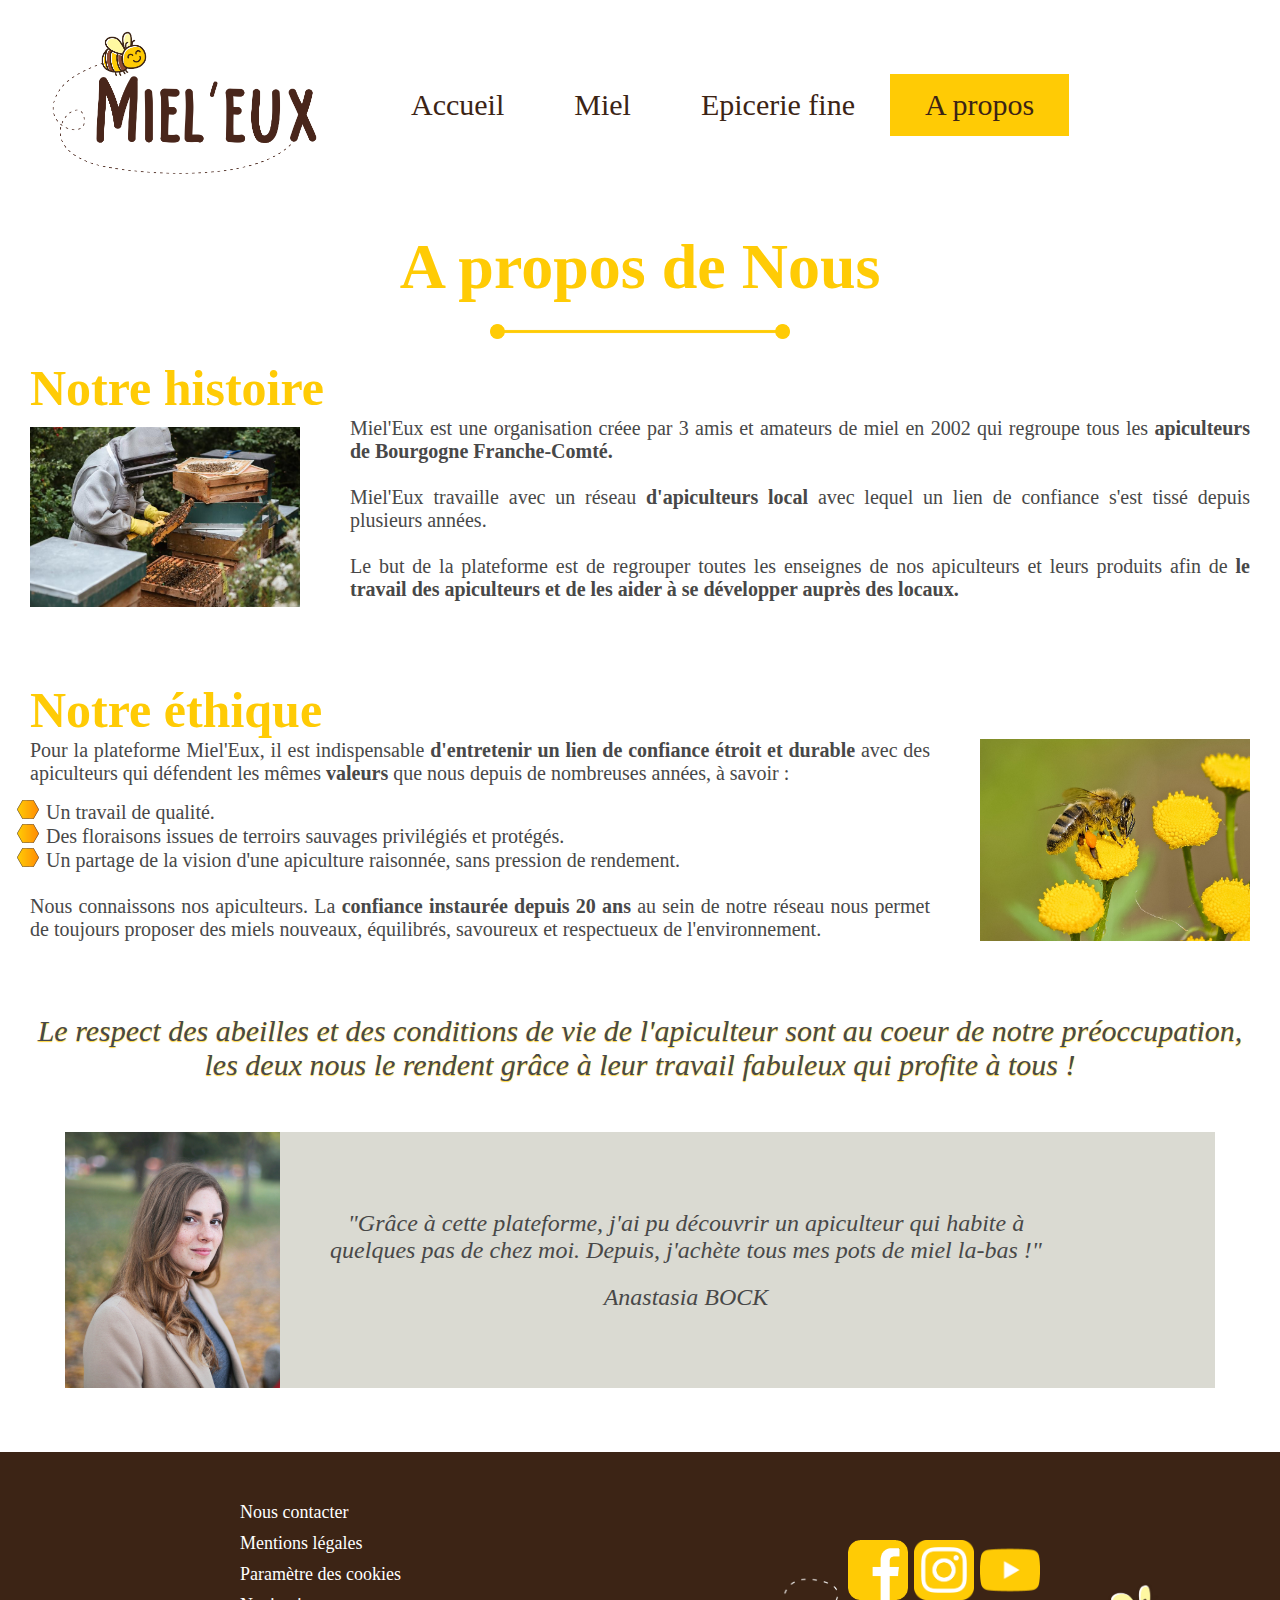
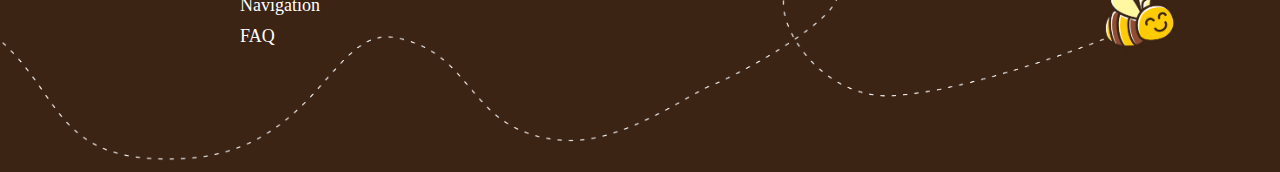
<file: pages/a propos/a-propos.html>
<!DOCTYPE html>
<html lang="fr">
<head>
    <meta charset="UTF-8">
    <meta http-equiv="X-UA-Compatible" content="IE=edge">
    <meta name="viewport" content="width=device-width, initial-scale=1.0">
    <title>Miel'Eux - A propos</title>
    <link rel="stylesheet" href="a-propos.css">
</head>
<body>
    <header>
        <div class="topnav" id="myTopnav">
            
            <a href="../../index.html"><img class="logo" src="../../images/logo-mieleux.png" alt="logo Miel'Eux"></a>
            <a href="javascript:void(0);" class="icon" onclick="burgerMenu()">&#9776;</a>
            <nav>
                <a href="../../index.html" class="actived blanc">Accueil</a>
                <div class="dropdown">
                    <button class="dropbtn">Miel
                        <i class="fa fa-caret-down"></i>
                    </button>
                    <div class="dropdown-content">
                        <a href="../../pages/miel de bourgogne/miel-bourgogne.html">Miel de Bourgogne</a>
                        <a href="../../pages/miel de franche-comte/miel-fc.html">Miel de Franche-Comté</a>
                    </div>
                </div>
                <a href="../../pages/epicerie fine/epicerie-fine.html" class="blanc">Epicerie fine</a>
                <a href="a-propos.html" class="active">A propos</a>

            </nav>
            <div class="div-size"></div>
        </div>
        
    </header>
    <main>
        <h1>A propos de Nous</h1>
        <div class="main__separation">
            <img src="../../images/separation.png"/>
        </div>
        <div class="main__story">
            <h2>Notre histoire</h2>
                <img src="../../images/apropos_histoire.png" alt="story">

                <p>Miel'Eux est une organisation créee par 3 amis et amateurs de miel en 2002 qui regroupe tous les <strong>apiculteurs de Bourgogne Franche-Comté.</strong></p><br>
            
                <p>Miel'Eux travaille avec un réseau <strong>d'apiculteurs local</strong> avec lequel un lien de confiance s'est tissé depuis plusieurs années.</p><br>

                <p>Le but de la plateforme est de regrouper toutes les enseignes de nos apiculteurs et leurs produits afin de <strong>le travail des apiculteurs et de les aider à se développer auprès des locaux.</strong></p></h3>
        </div>

        <div class="main__ethics">
            <h2>Notre éthique</h2>
                <img src="../../images/apropos_ethique.png" alt="ethics">

                <p>Pour la plateforme Miel'Eux, il est indispensable <strong>d'entretenir un lien de confiance étroit et durable</strong> avec des apiculteurs qui défendent les mêmes <strong>valeurs</strong> que nous depuis de nombreuses années, à savoir : 
        
                <div class="main__ethics--bulletedlist">  
                    <li>Un travail de qualité.</li>
                    <li>Des floraisons issues de terroirs sauvages privilégiés et protégés.</li>
                    <li>Un partage de la vision d'une apiculture raisonnée, sans pression de rendement.</li><br>
                </div>                   
                <p>Nous connaissons nos apiculteurs. La <strong>confiance instaurée depuis 20 ans</strong>  au sein de notre réseau nous permet de toujours proposer des miels nouveaux, équilibrés, savoureux et respectueux de l'environnement.</p><br>
        
                <div class="main__ethics--respect">
                    <p>Le respect des abeilles et des conditions de vie de l'apiculteur sont au coeur de notre préoccupation, les deux nous le rendent grâce à leur travail fabuleux qui profite à tous !</p>
                </div>
            
        </div>
        
        <div class="main__witness">
                <img src="../../images/apropos_temoignage.png" alt="witness">
                
                <figure>
                    <blockquote><p>"Grâce à cette plateforme, j'ai pu découvrir un apiculteur qui habite à<br>quelques pas de chez moi. Depuis, j'achète tous mes pots de miel la-bas !"</p></blockquote>                  
                    <figcaption>Anastasia BOCK</figcaption> 
                </figure>
        </div>
    </main>


    <footer>
        
        <div id="container">
            <div id="infos">
                <a href="../../pages/contact/contact.html">Nous contacter</a>
                <a href="../mentions-legales/mentions-legales.html">Mentions légales</a>
                <a href="#">Paramètre des cookies</a>
                <a href="#">Navigation</a>
                <a href="#">FAQ</a>
            </div>
            <div id="reseaux">
                <figure>
                    <a href="#"><img src="../../images/logo-facebook.png" alt="logo facebook"></a>
                    <a href="#"><img src="../../images/logo-insta.png" alt="logo instagram"></a>
                    <a href="#"><img src="../../images/logo-youtube.png" alt="logo youtube"></a>
                </figure>
            </div>
        </div>
        <div id="footer-bee">
            <img src="../../images/footer-bee2.png">
        </div>
    </footer>
    <script>
        function burgerMenu() {
        var x = document.getElementById("myTopnav");
        if (x.className === "topnav") {
            x.className += " responsive";
        } else {
            x.className = "topnav";
        }
        }
    </script>
</body>
</html>
</file>
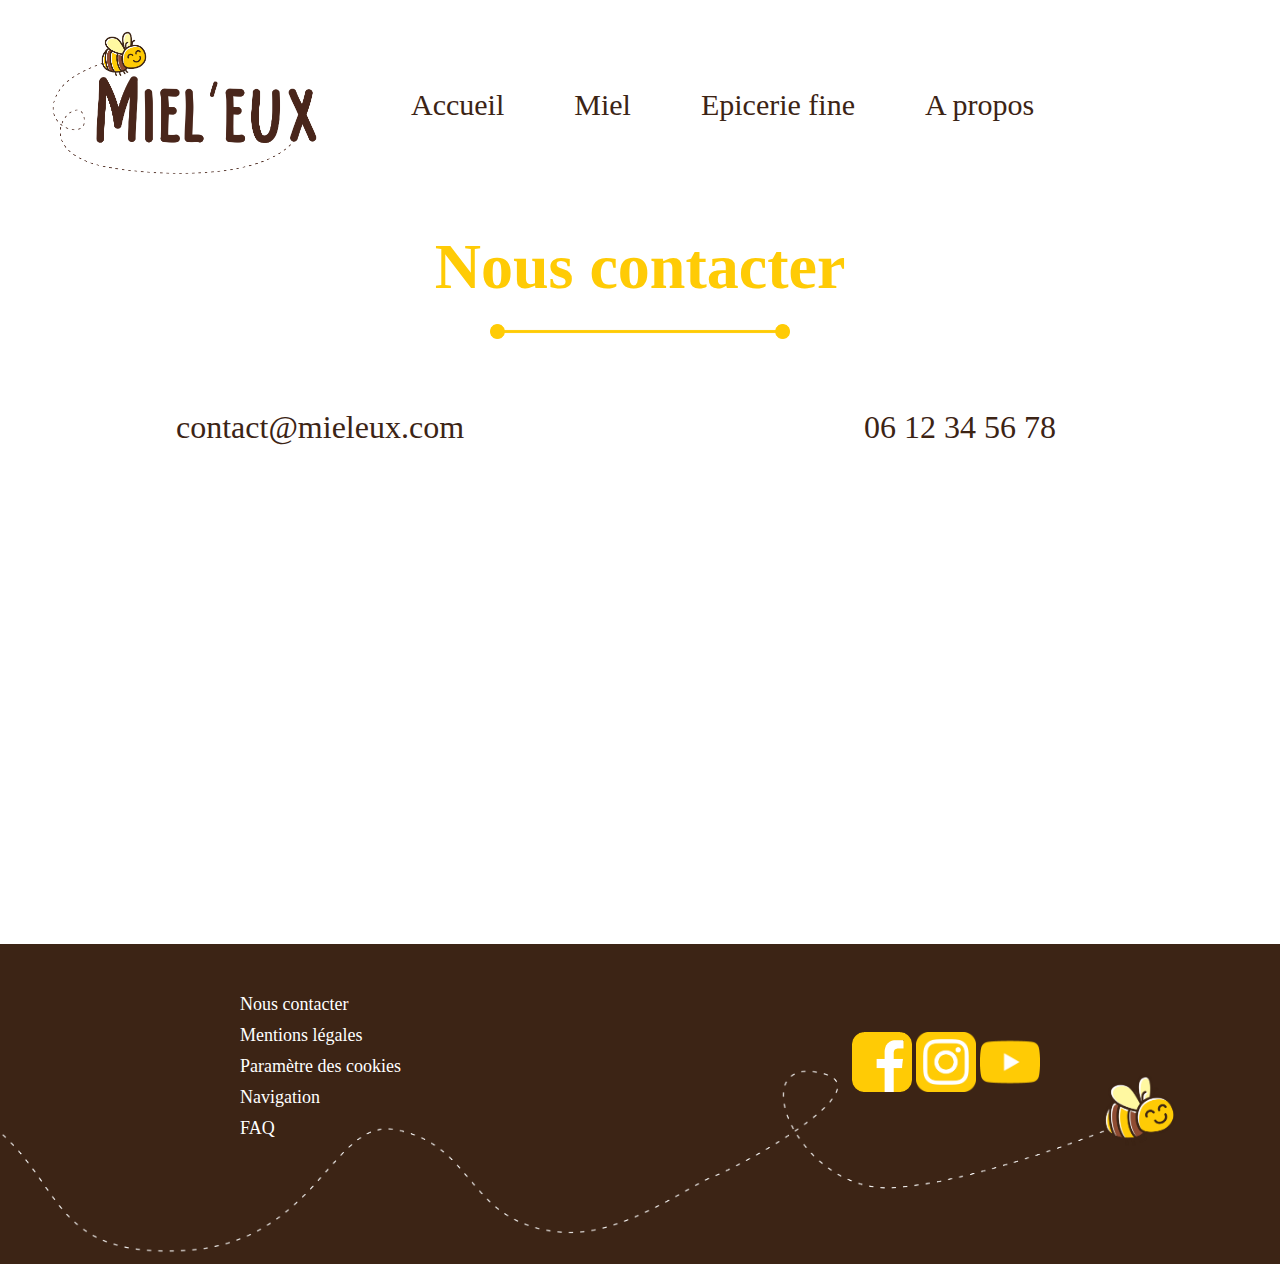
<file: pages/contact/contact.html>
<!DOCTYPE html>
<html lang="fr">
<head>
    <meta charset="UTF-8">
    <meta http-equiv="X-UA-Compatible" content="IE=edge">
    <meta name="viewport" content="width=device-width, initial-scale=1.0">
    <title>Miel'Eux - Contact</title>
    <link rel="stylesheet" href="contact.css">
</head>
<body>
    <header>
        <div class="topnav" id="myTopnav">
            
            <a href="../../index.html"><img class="logo" src="../../images/logo-mieleux.png" alt="logo Miel'Eux"></a>
            <a href="javascript:void(0);" class="icon" onclick="burgerMenu()">&#9776;</a>
            <nav>
                <a href="../../index.html" class="actived blanc">Accueil</a>
                <div class="dropdown">
                    <button class="dropbtn">Miel
                        <i class="fa fa-caret-down"></i>
                    </button>
                    <div class="dropdown-content">
                        <a href="../../pages/miel de bourgogne/miel-bourgogne.html">Miel de Bourgogne</a>
                        <a href="../../pages/miel de franche-comte/miel-fc.html">Miel de Franche-Comté</a>
                    </div>
                </div>
                <a href="../../pages/epicerie fine/epicerie-fine.html" class="blanc">Epicerie fine</a>
                <a href="../../pages/a propos/a-propos.html" class="active">A propos</a>

            </nav>
            <div class="div-size"></div>
        </div>
        
    </header>
    <main>
        <h1>Nous contacter</h1>
        <div class="main__separation">
            <img src="../../images/separation.png"/>
        </div>
        <div id="main__container">
            <div class="main__container--contact">
                <p><a href="mailto:contact@mieleux.com">contact@mieleux.com</a></p>
            </div>
            <div class="main__container--contact">
                <p>06 12 34 56 78</p>
            </div>
        </div>
        <div id="main__iframe">
            <iframe src="https://www.google.com/maps/embed?pb=!1m18!1m12!1m3!1d2704.5581515096987!2d5.03379151586454!3d47.3229698155207!2m3!1f0!2f0!3f0!3m2!1i1024!2i768!4f13.1!3m3!1m2!1s0x47f29deb9eac7683%3A0x3fee5e87b04ad1ed!2s15%20Rue%20de%20la%20Libert%C3%A9%2C%2021000%20Dijon!5e0!3m2!1sfr!2sfr!4v1649853624305!5m2!1sfr!2sfr" allowfullscreen="" loading="lazy" referrerpolicy="no-referrer-when-downgrade"></iframe>
        </div>
    </main>


    <footer>
        
        <div id="container">
            <div id="infos">
                <a href="contact.html">Nous contacter</a>
                <a href="../../pages/mentions-legales/mentions-legales.html">Mentions légales</a>
                <a href="#">Paramètre des cookies</a>
                <a href="#">Navigation</a>
                <a href="#">FAQ</a>
            </div>
            <div id="reseaux">
                <figure>
                    <a href="#"><img src="../../images/logo-facebook.png" alt="logo facebook"></a>
                    <a href="#"><img src="../../images/logo-insta.png" alt="logo instagram"></a>
                    <a href="#"><img src="../../images/logo-youtube.png" alt="logo youtube"></a>
                </figure>
            </div>
        </div>
        <div id="footer-bee">
            <img src="../../images/footer-bee2.png">
        </div>
    </footer>
    <script>
        function burgerMenu() {
        var x = document.getElementById("myTopnav");
        if (x.className === "topnav") {
            x.className += " responsive";
        } else {
            x.className = "topnav";
        }
        }
    </script>
</body>
</html>
</file>
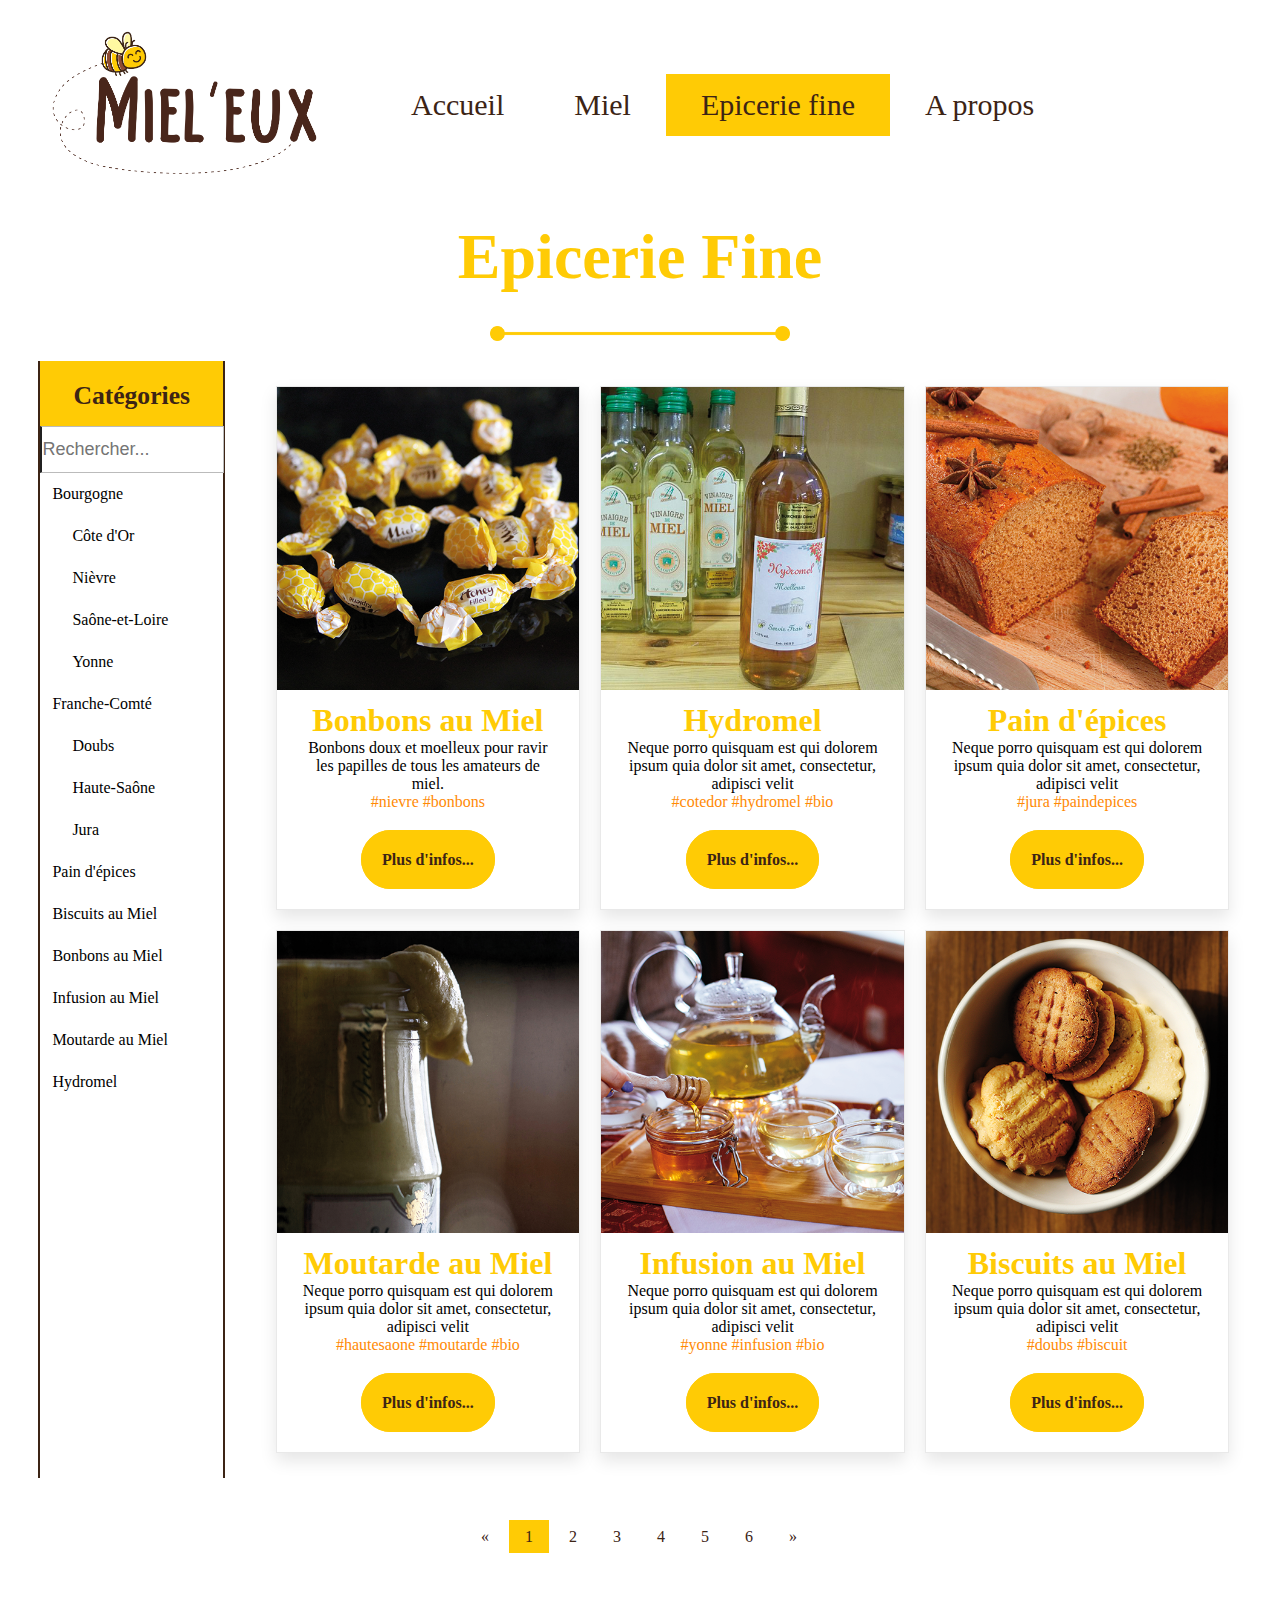
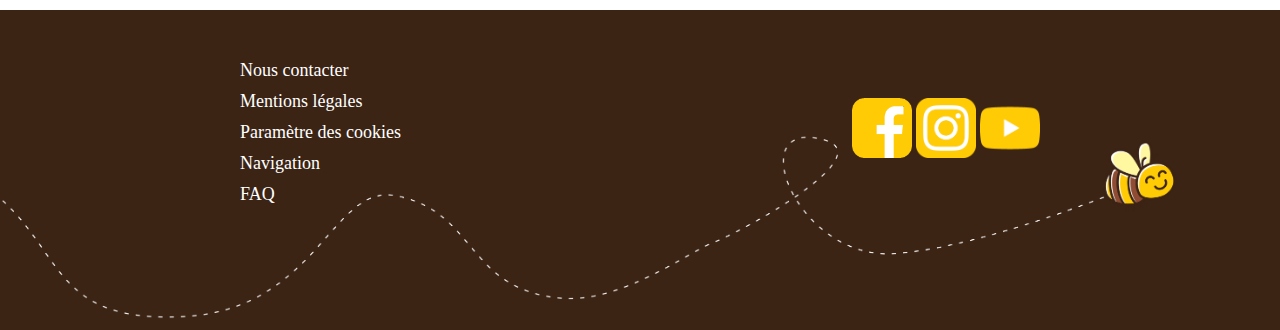
<file: pages/epicerie fine/epicerie-fine.html>
<!DOCTYPE html>
<html lang="fr">
<head>
    <meta charset="UTF-8">
    <meta http-equiv="X-UA-Compatible" content="IE=edge">
    <meta name="viewport" content="width=device-width, initial-scale=1.0">
    <title>Miel'Eux - Epicerie Fine</title>
    <link rel="stylesheet" href="epicerie-fine.css">
</head>
<body>
    <header>
        <div class="topnav" id="myTopnav">
            
            <a href="../../index.html"><img class="logo" src="../../images/logo-mieleux.png" alt="logo Miel'Eux"></a>
            <a href="javascript:void(0);" class="icon" onclick="burgerMenu()">&#9776;</a>
            <nav>
                <a href="../../index.html"class="actived blanc" class="topnav__nav--erased">Accueil</a>
                <div class="dropdown" >
                    <div class="blanc">
                        <button class="dropbtn">Miel
                            <i class="fa fa-caret-down"></i>
                        </button>
                    </div>
                    <div class="dropdown-content">
                        <a href="../../pages/miel de bourgogne/miel-bourgogne.html">Miel de Bourgogne</a>
                        <a href="../../pages/miel de franche-comte/miel-fc.html">Miel de Franche-Comté</a>
                    </div>
                </div>
                <a href="epicerie-fine.html" class="active">Epicerie fine</a>
                <a href="../../pages/a propos/a-propos.html" class="blanc">A propos</a>

            </nav>
            <div class="div-size"></div>
        </div>
        
    </header>
    <main>
        <h1>Epicerie Fine</h1>
        <div class="main__separation">
            <img src="../../images/separation.png"/>
        </div>
            <div class="main__row">
                <div class="main__row-left">
                <h2>Catégories</h2>
                <input type="text" id="main__row-left-searchbar" onkeyup="navigation()" placeholder="Rechercher..." title="Type in a category">
                <ul id="main__row-left-menu">
                    <li>
                        <a>Bourgogne</a>
                        <ul class="main__row-left-menu-subcategory">
                            <li><a href="#">Côte d'Or</a></li>
                            <li><a href="#">Nièvre</a></li>
                            <li><a href="#">Saône-et-Loire</a></li>
                            <li><a href="#">Yonne</a></li>
                        </ul>
                    </li>
                    <li>
                        <a>Franche-Comté</a>
                        <ul class="main__row-left-menu-subcategory">
                            <li><a href="#">Doubs</a></li>
                            <li><a href="#">Haute-Saône</a></li>
                            <li><a href="#">Jura</a></li>
                        </ul>
                    </li>
                    <li><a href="#">Pain d'épices</a></li>
                    <li><a href="#">Biscuits au Miel</a></li>
                    <li><a href="#">Bonbons au Miel</a></li>
                    <li><a href="#">Infusion au Miel</a></li>
                    <li><a href="#">Moutarde au Miel</a></li>
                    <li><a href="#">Hydromel</a></li>
                </ul>
                </div>
                
                <div class="main__row-right">
                    <div class="main__row-right--products">
                        <div class="products">
                            <img src="../../images/epicerie-fine_1.png" alt="bonbons au miel">
                            <p><strong>Bonbons au Miel</strong></p>
                            <p>Bonbons doux et moelleux pour ravir les papilles de tous les amateurs de miel.</p>
                            <p><a href="#">#nievre</a> <a href="#">#bonbons</a></p>
                            <p class="products__button-infos"><a href="#">Plus d'infos...</a></p>
                        </div>
                        <div class="products">
                            <img src="../../images/epicerie-fine_2.png" alt="hydromel">
                            <p><strong>Hydromel</strong></p>
                            <p>Neque porro quisquam est qui dolorem ipsum quia dolor sit amet, consectetur, adipisci velit</p>
                            <p><a href="#">#cotedor</a> <a href="#">#hydromel</a> <a href="#">#bio</a></p>
                            <p class="products__button-infos"><a href="#">Plus d'infos...</a></p>
                        </div>
                        <div class="products">
                            <img src="../../images/epicerie-fine_3.png" alt="pain d'épices">
                            <p><strong>Pain d'épices</strong></p>
                            <p>Neque porro quisquam est qui dolorem ipsum quia dolor sit amet, consectetur, adipisci velit</p>
                            <p><a href="#">#jura</a> <a href="#">#paindepices</a></p>
                            <p class="products__button-infos"><a href="#">Plus d'infos...</a></p>
                        </div>
                    </div>
                    <div class="main__row-right--products">
                        <div class="products">
                            <img src="../../images/epicerie-fine_4.png" alt="pot de miel">
                            <p><strong>Moutarde au Miel</strong></p>
                            <p>Neque porro quisquam est qui dolorem ipsum quia dolor sit amet, consectetur, adipisci velit</p>
                            <p><a href="#">#hautesaone</a> <a href="#">#moutarde</a> <a href="#">#bio</a></p>
                            <p class="products__button-infos"><a href="#">Plus d'infos...</a></p>
                        </div>
                        <div class="products">
                            <img src="../../images/epicerie-fine_5.png" alt="infusion au miel">
                            <p><strong>Infusion au Miel</strong></p>
                            <p>Neque porro quisquam est qui dolorem ipsum quia dolor sit amet, consectetur, adipisci velit</p>
                            <p><a href="#">#yonne</a> <a href="#">#infusion</a> <a href="#">#bio</a></p>
                            <p class="products__button-infos"><a href="#">Plus d'infos...</a></p>
                        </div>
                        <div class="products">
                            <img src="../../images/epicerie-fine_6.png" alt="biscuits au miel">
                            <p><strong>Biscuits au Miel</strong></p>
                            <p>Neque porro quisquam est qui dolorem ipsum quia dolor sit amet, consectetur, adipisci velit</p>
                            <p><a href="#" >#doubs</a> <a href="#">#biscuit</a></p>
                            <p class="products__button-infos"><a href="#">Plus d'infos...</a></p>
                        </div>
                    </div>
                </div>
            </div> 
            <div id="pagination">
                <a href="#">&laquo;</a>
                <a href="#" class="active">1</a>
                <a href="#">2</a>
                <a href="#">3</a>
                <a href="#">4</a>
                <a href="#">5</a>
                <a href="#">6</a>
                <a href="#">&raquo;</a>
            </div>
            <script>
            function navigation() {
                var input, filter, ul, li, a, i;
                input = document.getElementById("main__row-left-searchbar");
                filter = input.value.toUpperCase();
                ul = document.getElementById("main__row-left-menu");
                li = ul.getElementsByTagName("li");
                for (i = 0; i < li.length; i++) {
                a = li[i].getElementsByTagName("a")[0];
                if (a.innerHTML.toUpperCase().indexOf(filter) > -1) {
                    li[i].style.display = "";
                } else {
                    li[i].style.display = "none";
                }
                }
            }
            </script>
    </main> 
    <footer>
        
        <div id="container">
            <div id="infos">
                <a href="../../pages/contact/contact.html">Nous contacter</a>
                <a href="../mentions-legales/mentions-legales.html">Mentions légales</a>
                <a href="#">Paramètre des cookies</a>
                <a href="#">Navigation</a>
                <a href="#">FAQ</a>
            </div>
            <div id="reseaux">
                <figure>
                    <a href="#"><img src="../../images/logo-facebook.png" alt="logo facebook"></a>
                    <a href="#"><img src="../../images/logo-insta.png" alt="logo instagram"></a>
                    <a href="#"><img src="../../images/logo-youtube.png" alt="logo youtube"></a>
                </figure>
            </div>
        </div>
        <div id="footer-bee">
            <img src="../../images/footer-bee2.png">
        </div>
    </footer>
    <script>
        function burgerMenu() {
        var x = document.getElementById("myTopnav");
        if (x.className === "topnav") {
            x.className += " responsive";
        } else {
            x.className = "topnav";
        }
        }
    </script>
</body>
</html>
</file>
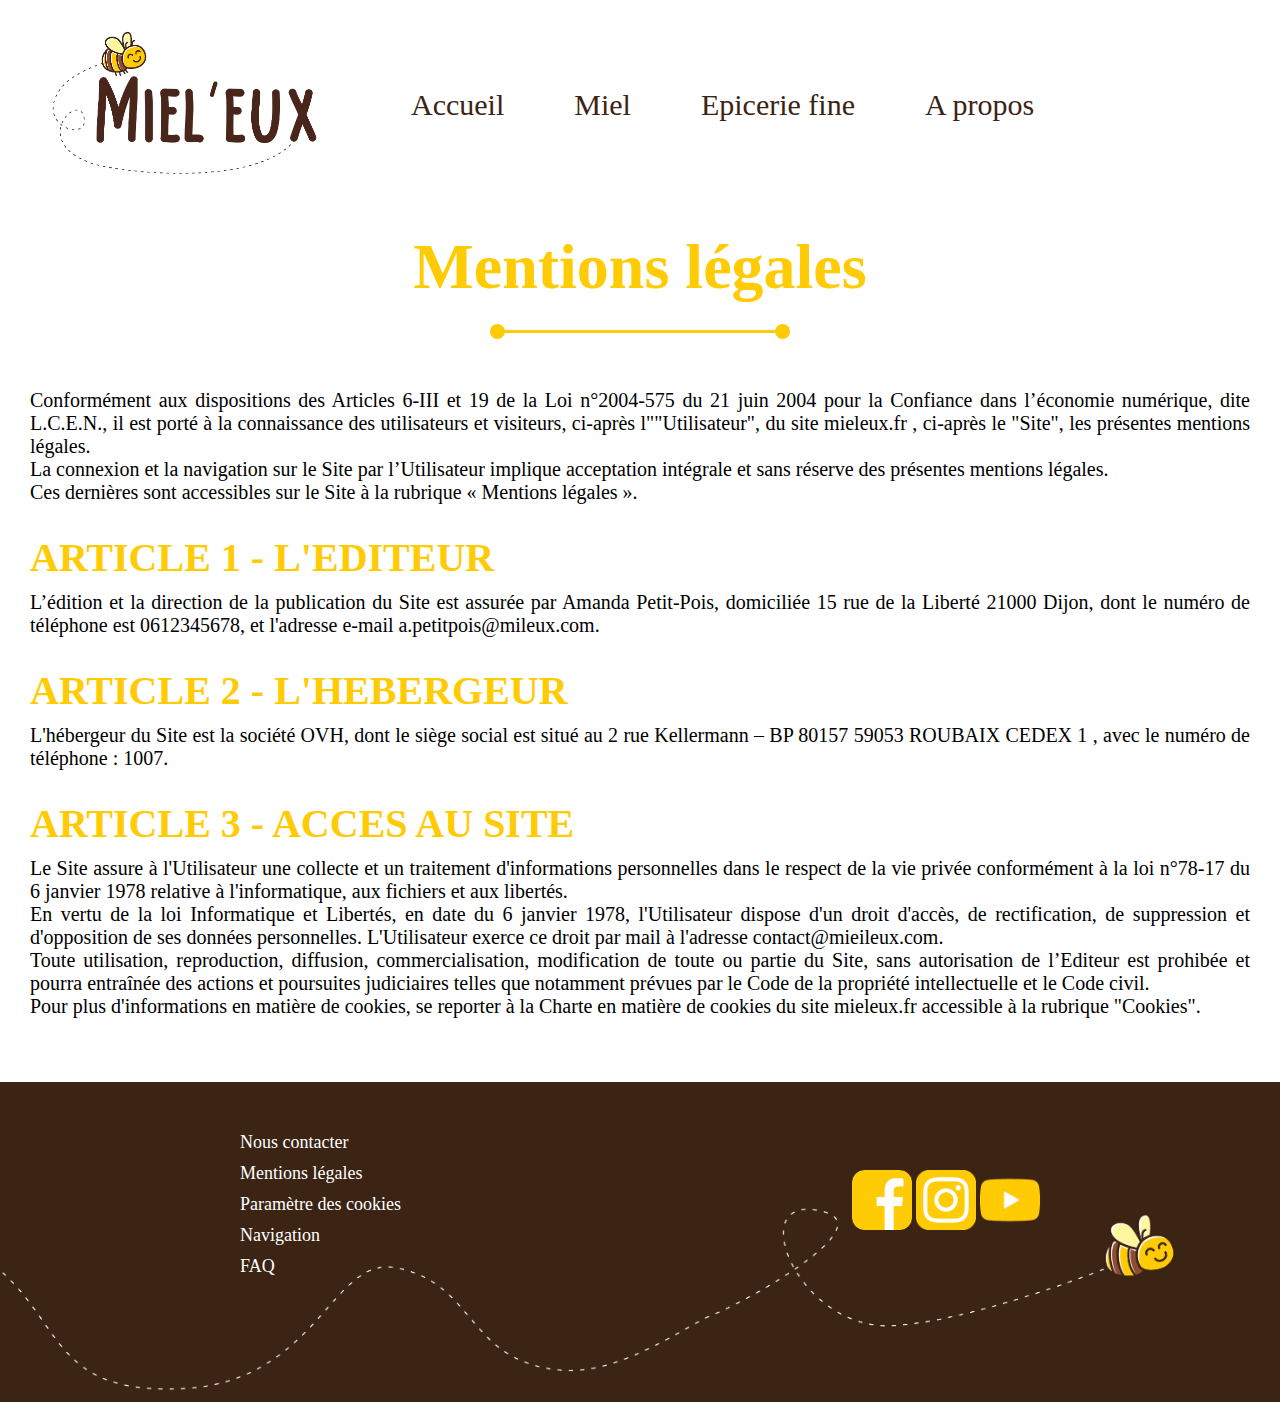
<file: pages/mentions-legales/mentions-legales.html>
<!DOCTYPE html>
<html lang="fr">
<head>
    <meta charset="UTF-8">
    <meta http-equiv="X-UA-Compatible" content="IE=edge">
    <meta name="viewport" content="width=device-width, initial-scale=1.0">
    <title>Miel'Eux - Mentions légales</title>
    <link rel="stylesheet" href="mentions-legales.css">
</head>
<body>
    <header>
        <div class="topnav" id="myTopnav">
            
            <a href="../../index.html"><img class="logo" src="../../images/logo-mieleux.png" alt="logo Miel'Eux"></a>
            <a href="javascript:void(0);" class="icon" onclick="burgerMenu()">&#9776;</a>
            <nav>
                <a href="../../index.html" class="active">Accueil</a>
                <div class="dropdown">
                    <button class="dropbtn">Miel
                        <i class="fa fa-caret-down"></i>
                    </button>
                    <div class="dropdown-content">
                        <a href="../../pages/miel de bourgogne/miel-bourgogne.html">Miel de Bourgogne</a>
                        <a href="../../pages/miel de franche-comte/miel-fc.html">Miel de Franche-Comté</a>
                    </div>
                </div>
                <a href="../../pages/epicerie fine/epicerie-fine.html" class="blanc">Epicerie fine</a>
                <a href="../../pages/a propos/a-propos.html" class="blanc">A propos</a>

            </nav>
            <div class="div-size"></div>
        </div>
        
    </header>
    <main>
        <h1>Mentions légales</h1>
        <div class="main__separation">
            <img src="../../images/separation.png"/>
        </div>
        <div class="main__container">
            <p>Conformément aux dispositions des Articles 6-III et 19 de la Loi n°2004-575 du 21 juin 2004 pour la
                Confiance dans l’économie numérique, dite L.C.E.N., il est porté à la connaissance des utilisateurs et
                visiteurs, ci-après l""Utilisateur", du site mieleux.fr , ci-après le "Site", les présentes mentions légales.
            </p>
            <p>La connexion et la navigation sur le Site par l’Utilisateur implique acceptation intégrale et sans réserve
                des présentes mentions légales.
            </p>
            <p>Ces dernières sont accessibles sur le Site à la rubrique « Mentions légales ».
            </p>
            <h2>ARTICLE 1 - L'EDITEUR</h2>
            <p>L’édition et la direction de la publication du Site est assurée par Amanda Petit-Pois, domiciliée 15 rue
                de la Liberté 21000 Dijon, dont le numéro de téléphone est 0612345678, et l'adresse e-mail a.petitpois@mileux.com.
            </p>
            <h2>ARTICLE 2 - L'HEBERGEUR</h2>
            <p>L'hébergeur du Site est la société OVH, dont le siège social est situé au 2 rue Kellermann – BP 80157
                59053 ROUBAIX CEDEX 1 , avec le numéro de téléphone : 1007.
            </p>
            <h2>ARTICLE 3 - ACCES AU SITE</h2>
            <p>Le Site assure à l'Utilisateur une collecte et un traitement d'informations personnelles dans le respect
                de la vie privée conformément à la loi n°78-17 du 6 janvier 1978 relative à l'informatique, aux fichiers
                et aux libertés. </p>
            <p>En vertu de la loi Informatique et Libertés, en date du 6 janvier 1978, l'Utilisateur dispose d'un droit
                d'accès, de rectification, de suppression et d'opposition de ses données personnelles. L'Utilisateur
                exerce ce droit par mail à l'adresse contact@mieileux.com.</p>
            <p>Toute utilisation, reproduction, diffusion, commercialisation, modification de toute ou partie du Site,
                sans autorisation de l’Editeur est prohibée et pourra entraînée des actions et poursuites judiciaires
                telles que notamment prévues par le Code de la propriété intellectuelle et le Code civil.</p>
            <p>Pour plus d'informations en matière de cookies, se reporter à la Charte en matière de cookies du site
                mieleux.fr accessible à la rubrique "Cookies".</p>
        </div>    
    </main>
    
    <footer>
        
        <div id="container">
            <div id="infos">
                <a href="#">Nous contacter</a>
                <a href="mentions-legales.html">Mentions légales</a>
                <a href="#">Paramètre des cookies</a>
                <a href="#">Navigation</a>
                <a href="#">FAQ</a>
            </div>
            <div id="reseaux">
                <figure>
                    <a href="#"><img src="../../images/logo-facebook.png" alt="logo facebook"></a>
                    <a href="#"><img src="../../images/logo-insta.png" alt="logo instagram"></a>
                    <a href="#"><img src="../../images/logo-youtube.png" alt="logo youtube"></a>
                </figure>
            </div>
        </div>
        <div id="footer-bee">
            <img src="../../images/footer-bee2.png">
        </div>
    </footer>
    <script>
        function burgerMenu() {
        var x = document.getElementById("myTopnav");
        if (x.className === "topnav") {
            x.className += " responsive";
        } else {
            x.className = "topnav";
        }
        }
    </script>
</body>
</html>
</file>
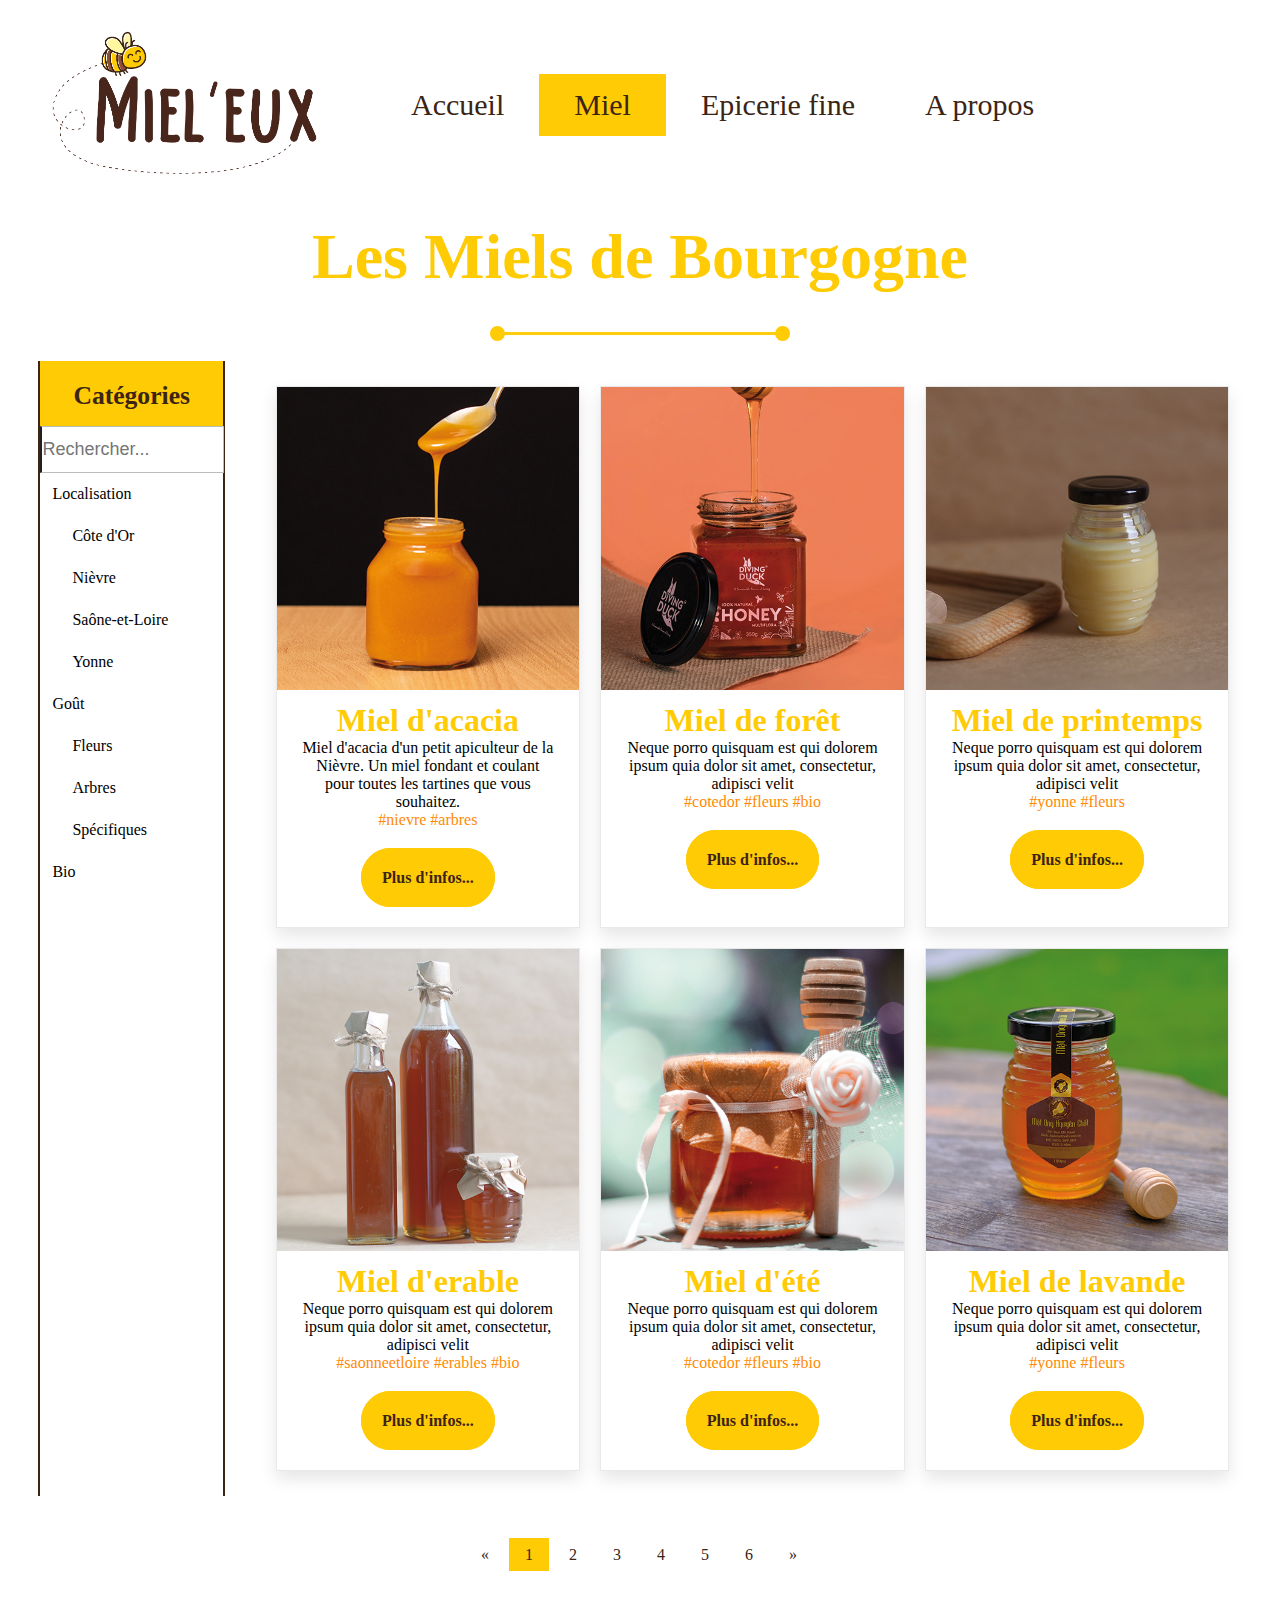
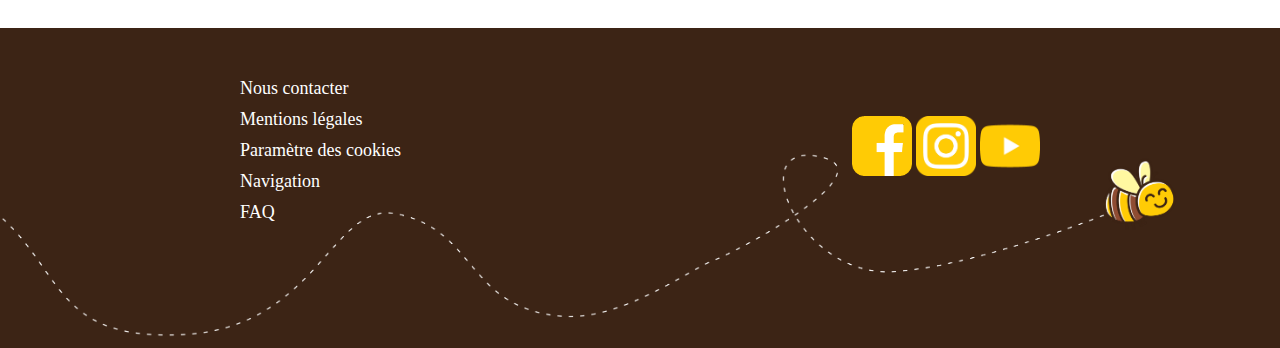
<file: pages/miel de bourgogne/miel-bourgogne.html>
<!DOCTYPE html>
<html lang="fr">
<head>
    <meta charset="UTF-8">
    <meta http-equiv="X-UA-Compatible" content="IE=edge">
    <meta name="viewport" content="width=device-width, initial-scale=1.0">
    <title>Miel'Eux - Miel de Bourgogne</title>
    <link rel="stylesheet" href="miel-bourgogne.css">
</head>
<body>
    <header>
        <div class="topnav" id="myTopnav">
            
            <a href="../../index.html"><img class="logo" src="../../images/logo-mieleux.png" alt="logo Miel'Eux"></a>
            <a href="javascript:void(0);" class="icon" onclick="burgerMenu()">&#9776;</a>
            <nav>
                <a href="../../index.html"class="actived blanc" class="topnav__nav--erased">Accueil</a>
                <div class="dropdown" >
                    <div class="active">
                        <button class="dropbtn">Miel
                            <i class="fa fa-caret-down"></i>
                        </button>
                    </div>
                    <div class="dropdown-content">
                        <a href="miel-bourgogne.html">Miel de Bourgogne</a>
                        <a href="../../pages/miel de franche-comte/miel-fc.html">Miel de Franche-Comté</a>
                    </div>
                </div>
                <a href="../../pages/epicerie fine/epicerie-fine.html" class="blanc">Epicerie fine</a>
                <a href="../../pages/a propos/a-propos.html" class="blanc">A propos</a>

            </nav>
            <div class="div-size"></div>
        </div>
        
    </header>
    <main>
        <h1>Les Miels de Bourgogne</h1>
        <div class="main__separation">
            <img src="../../images/separation.png"/>
        </div>
            <div class="main__row">
                <div class="main__row-left">
                <h2>Catégories</h2>
                <input type="text" id="main__row-left-searchbar" onkeyup="navigation()" placeholder="Rechercher..." title="Type in a category">
                <ul id="main__row-left-menu">
                    <li>
                        <a href="#">Localisation</a>
                        <ul class="main__row-left-menu-subcategory">
                            <li><a href="#">Côte d'Or</a></li>
                            <li><a href="#">Nièvre</a></li>
                            <li><a href="#">Saône-et-Loire</a></li>
                            <li><a href="#">Yonne</a></li>
                        </ul>
                    </li>
                    <li>
                        <a href="#">Goût</a>
                        <ul class="main__row-left-menu-subcategory">
                            <li><a href="#">Fleurs</a></li>
                            <li><a href="#">Arbres</a></li>
                            <li><a href="#">Spécifiques</a></li>
                        </ul>
                    </li>
                    <li><a href="#">Bio</a></li>
                </ul>
                </div>
                
                <div class="main__row-right">
                    <div class="main__row-right--products">
                        <div class="products">
                            <img src="../../images/miel-bourgogne_1.png" alt="pot de miel">
                            <p><strong>Miel d'acacia</strong></p>
                            <p>Miel d'acacia d'un petit apiculteur de la Nièvre. Un miel fondant et coulant pour toutes les tartines que vous souhaitez.</p>
                            <p><a href="#">#nievre</a> <a href="#">#arbres</a></p>
                            <p class="products__button-infos"><a href="#">Plus d'infos...</a></p>
                        </div>
                        <div class="products">
                            <img src="../../images/miel-bourgogne_2.png" alt="pot de miel">
                            <p><strong>Miel de forêt</strong></p>
                            <p>Neque porro quisquam est qui dolorem ipsum quia dolor sit amet, consectetur, adipisci velit</p>
                            <p><a href="#">#cotedor</a> <a href="#">#fleurs</a> <a href="#">#bio</a></p>
                            <p class="products__button-infos"><a href="#">Plus d'infos...</a></p>
                        </div>
                        <div class="products">
                            <img src="../../images/miel-bourgogne_3.png" alt="pot de miel">
                            <p><strong>Miel de printemps</strong></p>
                            <p>Neque porro quisquam est qui dolorem ipsum quia dolor sit amet, consectetur, adipisci velit</p>
                            <p><a href="#">#yonne</a> <a href="#">#fleurs</a></p>
                            <p class="products__button-infos"><a href="#">Plus d'infos...</a></p>
                        </div>
                    </div>
                    <div class="main__row-right--products">
                        <div class="products">
                            <img src="../../images/miel-bourgogne_4.png" alt="pot de miel">
                            <p><strong>Miel d'erable</strong></p>
                            <p>Neque porro quisquam est qui dolorem ipsum quia dolor sit amet, consectetur, adipisci velit</p>
                            <p><a href="#">#saonneetloire</a> <a href="#">#erables</a> <a href="#">#bio</a></p>
                            <p class="products__button-infos"><a href="#">Plus d'infos...</a></p>
                        </div>
                        <div class="products">
                            <img src="../../images/miel-bourgogne_5.png" alt="pot de miel">
                            <p><strong>Miel d'été</strong></p>
                            <p>Neque porro quisquam est qui dolorem ipsum quia dolor sit amet, consectetur, adipisci velit</p>
                            <p><a href="#">#cotedor</a> <a href="#">#fleurs</a> <a href="#">#bio</a></p>
                            <p class="products__button-infos"><a href="#">Plus d'infos...</a></p>
                        </div>
                        <div class="products">
                            <img src="../../images/miel-bourgogne_6.png" alt="pot de miel">
                            <p><strong>Miel de lavande</strong></p>
                            <p>Neque porro quisquam est qui dolorem ipsum quia dolor sit amet, consectetur, adipisci velit</p>
                            <p><a href="#" >#yonne</a> <a href="#">#fleurs</a></p>
                            <p class="products__button-infos"><a href="#">Plus d'infos...</a></p>
                        </div>
                    </div>
                </div>
            </div> 
            <div id="pagination">
                <a href="#">&laquo;</a>
                <a href="#" class="active">1</a>
                <a href="#">2</a>
                <a href="#">3</a>
                <a href="#">4</a>
                <a href="#">5</a>
                <a href="#">6</a>
                <a href="#">&raquo;</a>
            </div>
            <script>
            function navigation() {
                var input, filter, ul, li, a, i;
                input = document.getElementById("main__row-left-searchbar");
                filter = input.value.toUpperCase();
                ul = document.getElementById("main__row-left-menu");
                li = ul.getElementsByTagName("li");
                for (i = 0; i < li.length; i++) {
                a = li[i].getElementsByTagName("a")[0];
                if (a.innerHTML.toUpperCase().indexOf(filter) > -1) {
                    li[i].style.display = "";
                } else {
                    li[i].style.display = "none";
                }
                }
            }
            </script>
    </main> 
    <footer>
        
        <div id="container">
            <div id="infos">
                <a href="../../pages/contact/contact.html">Nous contacter</a>
                <a href="../mentions-legales/mentions-legales.html">Mentions légales</a>
                <a href="#">Paramètre des cookies</a>
                <a href="#">Navigation</a>
                <a href="#">FAQ</a>
            </div>
            <div id="reseaux">
                <figure>
                    <a href="#"><img src="../../images/logo-facebook.png" alt="logo facebook"></a>
                    <a href="#"><img src="../../images/logo-insta.png" alt="logo instagram"></a>
                    <a href="#"><img src="../../images/logo-youtube.png" alt="logo youtube"></a>
                </figure>
            </div>
        </div>
        <div id="footer-bee">
            <img src="../../images/footer-bee2.png">
        </div>
    </footer>
    <script>
        function burgerMenu() {
        var x = document.getElementById("myTopnav");
        if (x.className === "topnav") {
            x.className += " responsive";
        } else {
            x.className = "topnav";
        }
        }
    </script>
</body>
</html>
</file>
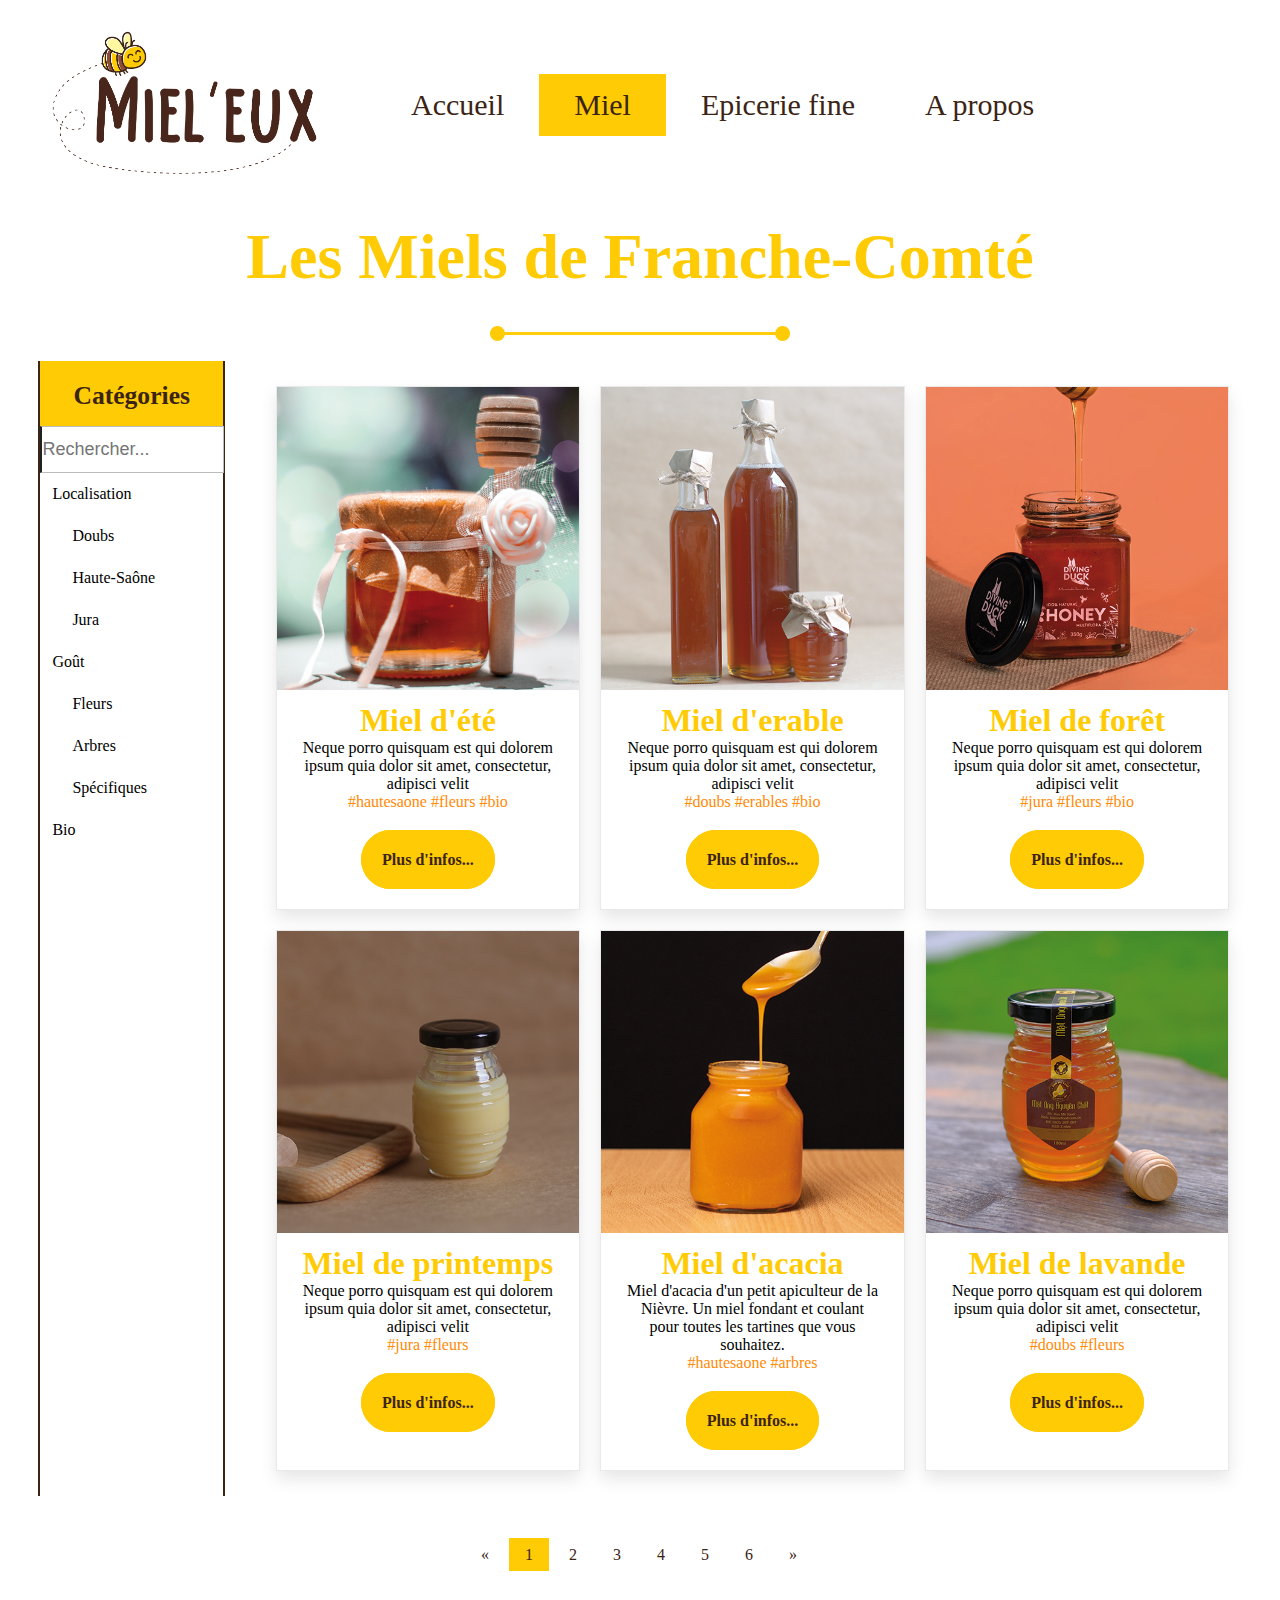
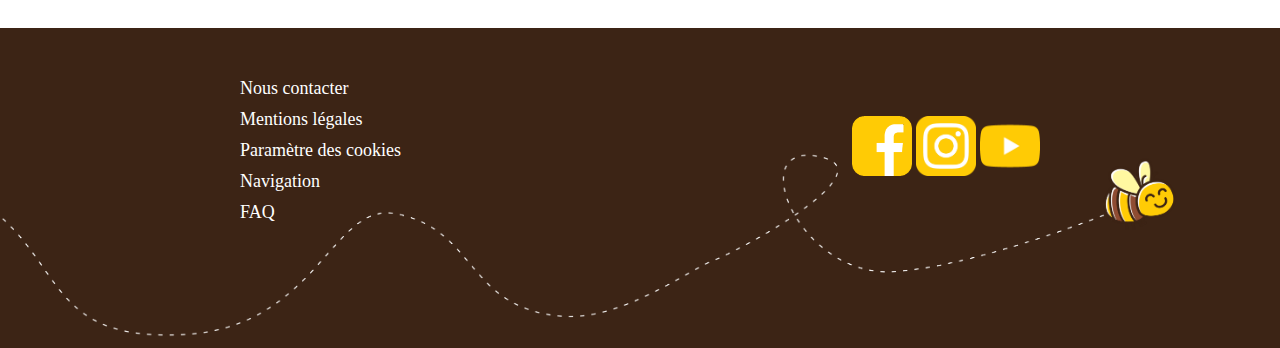
<file: pages/miel de franche-comte/miel-fc.html>
<!DOCTYPE html>
<html lang="fr">
<head>
    <meta charset="UTF-8">
    <meta http-equiv="X-UA-Compatible" content="IE=edge">
    <meta name="viewport" content="width=device-width, initial-scale=1.0">
    <title>Miel'Eux - Miel de Franche-Comté</title>
    <link rel="stylesheet" href="miel-fc.css">
</head>
<body>
    <header>
        <div class="topnav" id="myTopnav">
            
            <a href="../../index.html"><img class="logo" src="../../images/logo-mieleux.png" alt="logo Miel'Eux"></a>
            <a href="javascript:void(0);" class="icon" onclick="burgerMenu()">&#9776;</a>
            <nav>
                <a href="../../index.html"class="actived blanc" class="topnav__nav--erased">Accueil</a>
                <div class="dropdown" >
                    <div class="active">
                        <button class="dropbtn">Miel
                            <i class="fa fa-caret-down"></i>
                        </button>
                    </div>
                    <div class="dropdown-content">
                        <a href="../../pages/miel de bourgogne/miel-bourgogne.html">Miel de Bourgogne</a>
                        <a href="miel-fc.html">Miel de Franche-Comté</a>
                    </div>
                </div>
                <a href="../../pages/epicerie fine/epicerie-fine.html" class="blanc">Epicerie fine</a>
                <a href="../../pages/a propos/a-propos.html" class="blanc">A propos</a>

            </nav>
            <div class="div-size"></div>
        </div>
        
    </header>
    <main>
        <h1>Les Miels de Franche-Comté</h1>
        <div class="main__separation">
            <img src="../../images/separation.png"/>
        </div>
            <div class="main__row">
                <div class="main__row-left">
                <h2>Catégories</h2>
                <input type="text" id="main__row-left-searchbar" onkeyup="navigation()" placeholder="Rechercher..." title="Type in a category">
                <ul id="main__row-left-menu">
                    <li>
                        <a href="#">Localisation</a>
                        <ul class="main__row-left-menu-subcategory">
                            <li><a href="#">Doubs</a></li>
                            <li><a href="#">Haute-Saône</a></li>
                            <li><a href="#">Jura</a></li>
                        </ul>
                    </li>
                    <li>
                        <a href="#">Goût</a>
                        <ul class="main__row-left-menu-subcategory">
                            <li><a href="#">Fleurs</a></li>
                            <li><a href="#">Arbres</a></li>
                            <li><a href="#">Spécifiques</a></li>
                        </ul>
                    </li>
                    <li><a href="#">Bio</a></li>
                </ul>
                </div>
                
                <div class="main__row-right">
                    <div class="main__row-right--products">
                        <div class="products">
                            <img src="../../images/miel-bourgogne_5.png" alt="pot de miel">
                            <p><strong>Miel d'été</strong></p>
                            <p>Neque porro quisquam est qui dolorem ipsum quia dolor sit amet, consectetur, adipisci velit</p>
                            <p><a href="#">#hautesaone</a> <a href="#">#fleurs</a> <a href="#">#bio</a></p>
                            <p class="products__button-infos"><a href="#">Plus d'infos...</a></p>
                        </div>
                        <div class="products">
                            <img src="../../images/miel-bourgogne_4.png" alt="pot de miel">
                            <p><strong>Miel d'erable</strong></p>
                            <p>Neque porro quisquam est qui dolorem ipsum quia dolor sit amet, consectetur, adipisci velit</p>
                            <p><a href="#">#doubs</a> <a href="#">#erables</a> <a href="#">#bio</a></p>
                            <p class="products__button-infos"><a href="#">Plus d'infos...</a></p>
                        </div>
                        <div class="products">
                            <img src="../../images/miel-bourgogne_2.png" alt="pot de miel">
                            <p><strong>Miel de forêt</strong></p>
                            <p>Neque porro quisquam est qui dolorem ipsum quia dolor sit amet, consectetur, adipisci velit</p>
                            <p><a href="#">#jura</a> <a href="#">#fleurs</a> <a href="#">#bio</a></p>
                            <p class="products__button-infos"><a href="#">Plus d'infos...</a></p>
                        </div>
                        
                    </div>
                    <div class="main__row-right--products">
                        <div class="products">
                            <img src="../../images/miel-bourgogne_3.png" alt="pot de miel">
                            <p><strong>Miel de printemps</strong></p>
                            <p>Neque porro quisquam est qui dolorem ipsum quia dolor sit amet, consectetur, adipisci velit</p>
                            <p><a href="#">#jura</a> <a href="#">#fleurs</a></p>
                            <p class="products__button-infos"><a href="#">Plus d'infos...</a></p>
                        </div>
                        <div class="products">
                            <img src="../../images/miel-bourgogne_1.png" alt="pot de miel">
                            <p><strong>Miel d'acacia</strong></p>
                            <p>Miel d'acacia d'un petit apiculteur de la Nièvre. Un miel fondant et coulant pour toutes les tartines que vous souhaitez.</p>
                            <p><a href="#">#hautesaone</a> <a href="#">#arbres</a></p>
                            <p class="products__button-infos"><a href="#">Plus d'infos...</a></p>
                        </div>
                        <div class="products">
                            <img src="../../images/miel-bourgogne_6.png" alt="pot de miel">
                            <p><strong>Miel de lavande</strong></p>
                            <p>Neque porro quisquam est qui dolorem ipsum quia dolor sit amet, consectetur, adipisci velit</p>
                            <p><a href="#" >#doubs</a> <a href="#">#fleurs</a></p>
                            <p class="products__button-infos"><a href="#">Plus d'infos...</a></p>
                        </div>
                    </div>
                </div>
            </div> 
            <div id="pagination">
                <a href="#">&laquo;</a>
                <a href="#" class="active">1</a>
                <a href="#">2</a>
                <a href="#">3</a>
                <a href="#">4</a>
                <a href="#">5</a>
                <a href="#">6</a>
                <a href="#">&raquo;</a>
            </div>
            <script>
            function navigation() {
                var input, filter, ul, li, a, i;
                input = document.getElementById("main__row-left-searchbar");
                filter = input.value.toUpperCase();
                ul = document.getElementById("main__row-left-menu");
                li = ul.getElementsByTagName("li");
                for (i = 0; i < li.length; i++) {
                a = li[i].getElementsByTagName("a")[0];
                if (a.innerHTML.toUpperCase().indexOf(filter) > -1) {
                    li[i].style.display = "";
                } else {
                    li[i].style.display = "none";
                }
                }
            }
            </script>
    </main> 
    <footer>
        
        <div id="container">
            <div id="infos">
                <a href="../../pages/contact/contact.html">Nous contacter</a>
                <a href="../mentions-legales/mentions-legales.html">Mentions légales</a>
                <a href="#">Paramètre des cookies</a>
                <a href="#">Navigation</a>
                <a href="#">FAQ</a>
            </div>
            <div id="reseaux">
                <figure>
                    <a href="#"><img src="../../images/logo-facebook.png" alt="logo facebook"></a>
                    <a href="#"><img src="../../images/logo-insta.png" alt="logo instagram"></a>
                    <a href="#"><img src="../../images/logo-youtube.png" alt="logo youtube"></a>
                </figure>
            </div>
        </div>
        <div id="footer-bee">
            <img src="../../images/footer-bee2.png">
        </div>
    </footer>
    <script>
        function burgerMenu() {
        var x = document.getElementById("myTopnav");
        if (x.className === "topnav") {
            x.className += " responsive";
        } else {
            x.className = "topnav";
        }
        }
    </script>
</body>
</html>
</file>
<file: pages/a propos/a-propos.css>
*{
    margin: 0px;
    padding: 0px
}

body{
    background-color: white;
}
header img{
    width: 300px;
    display: block;
    margin-left: auto;
    margin-right: auto;
}
.topnav {
    overflow: hidden;
    margin-top: 10px;
    font-family: "Limejuice";
    display: flex;
    justify-content: space-between;
    align-items: center;
}
.topnav a {
    float: left;
    display: block;
    text-align: center;
    padding: 14px 35px;
    text-decoration: none;
    font-size: 30px;
}
.active {
    background-color: #FFCB05;
    color: #3C2415;
}
.blanc{
    color: #3C2415;
}
.topnav .icon {
    display: none;
}
.dropdown {
    float: left;
    overflow: hidden;
}
.dropdown .dropbtn {
    font-size: 30px;
    border: none;
    outline: none;
    color: #3C2415;
    padding: 14px 35px;
    background-color: inherit;
    font-family: inherit;
    margin: 0;
}
.dropdown-content {
    display: none;
    position: absolute;
    background-color: #f9f9f9;
    min-width: 160px;
    box-shadow: 0px 8px 16px 0px rgba(0,0,0,0.2);
    z-index: 1;
}
.dropdown-content a {
    float: none;
    color: #3C2415;
    padding: 12px 16px;
    text-decoration: none;
    display: block;
    text-align: left;
}
.topnav nav a:hover, .dropdown:hover .dropbtn {
    background-color: #FFF8A1;
    color: #3C2415;
} 
.dropdown-content a:hover {
    background-color: #ddd;
    color: #3C2415;;
}
.dropdown:hover .dropdown-content {
    display: block;
}
.div-size{
    width: 16vw;
}


main{
    width: 1500px;
    margin-left: auto;
    margin-right: auto;
    margin-top: 30px;
}

main h1{
    font-family: limejuice;
    font-size: 4em;
    color: #FFCB05;
    text-align: center;
    margin-bottom: 20px;
}

.main__separation img{
    display: block;
    width: 300px;
    margin-right: auto;
    margin-left: auto;
    margin-bottom: 20px;
}

.main__story img{
    width: 270px;
    float: left;
    margin: 10px 50px 20px 0;
}
.main__story h2{
    font-family: limejuice;
    font-size: 2.5em;
    color: #FFCB05;
}
.main__story {
    font-family: "Calibri";
    font-size: 20px;
    color: rgb(72, 72, 72);
    text-align: justify;
    margin-bottom: 80px;
}

.main__ethics img{
    width: 270px;
    float: right;
    margin: 0 0 0 50px;
}
.main__ethics h2{
    font-family: "Limejuice";
    font-size: 2.5em;
    color: #FFCB05;
}
.main__ethics{
    font-family: calibri;
    font-size: 20px;
    color: rgb(72, 72, 72);
    text-align: justify;
    margin-bottom: 50px;   
}

.main__ethics--bulletedlist{
    list-style-image: url(../../images/apropos_alveole.png);
    padding-left: 16px;
    margin-top: 15px;    
}

.main__ethics--respect{
    text-align: center;
    font-size: 30px;
    font-style: italic; 
    margin-top: 50px;
    text-shadow: 0px 1px 1px rgba(255,203,5,0.82);  
}

.main__witness{
    width: 1150px;
    height: 256px;
    margin-right: auto;
    margin-left: auto;
    background-color: #dadad2;
    display: flex;
    align-items: center;
}

.main__witness img{
    height: 256px;
    float: left;
}

figure{
    font-family: calibri;
    font-size: 1.5em;
    color: rgb(72, 72, 72);
    font-style: italic;
    text-align: center;
    margin-left: 50px; 
}
figure figcaption{
    margin-top: 20px;
}

footer{
    margin-top: 5vw;
    height: 320px;
    background-color: #3C2415;
    position: relative;
}

#container{
    width: 800px;
    margin-left: auto;
    margin-right: auto;
    display: flex;
    justify-content:space-between; 
    align-items: center;
}

#infos{
    display: flex;
    flex-direction: column;
    margin-top : 50px;
    position : relative;
    z-index: 1;
}
#infos a{
    color: white;
    text-decoration: none;
    font-family: "Calibri";
    font-size: 18px;
    margin-bottom: 10px;
}
#reseaux{
    padding-top: 30px;
    height: 60px;
    display: flex;
    flex-direction: row;
    justify-content: space-evenly;
    position : relative;
    z-index: 1;
}
#reseaux img{
    height: 60px;
}

#footer-bee{
    position: absolute;
    bottom: 0;
}

#footer-bee img{
    width: 100%;
    max-height: 320px;
}

@media screen and (max-width: 1500px) {
    main{
        width: 100%;
    }
    .main__ethics, .main__story{
        margin-right: 30px;
        margin-left: 30px;
    }
}

@media screen and (max-width: 1150px) {

    .logo{
        width: 24vw;
    }

    .topnav a:not(:first-child), .dropdown .dropbtn {
    display: none;
    }
    .topnav a.icon {
    float: right;
    display: block;
    color: #3C2415;
    }

    .topnav.responsive {position: relative;}
    .topnav.responsive a.icon {
    position: absolute;
    right: 0;
    top: 0;
    }
    .topnav.responsive a {
    float: none;
    display: block;
    text-align: left;
    }
    .topnav.responsive .dropdown {float: none;}
    .topnav.responsive .dropdown-content {position: relative;}
    .topnav.responsive .dropdown .dropbtn {
    display: block;
    width: 100%;
    text-align: left;
    }

    .topnav a.actived{
        display: none;
    }
    .topnav.responsive a.actived{
        display: block;
    }
    main{
        width: 100%;
    }

    .main__ethics, .main__story{
        margin-right: 30px;
        margin-left: 30px;
    }
    .main__ethics img{
        margin-top: 10px;
        margin-bottom: 30px;
    }

    .main__witness{
        width: 100%;
        margin-right: 0;
        margin-left: 0;
    }
    
    .div-size{
        width: 0;
    }
    #container{
        width: 600px;
    }
}



@media screen and (max-width: 650px){
    .main__story img{
        float: none;
        margin-left: 20%;
    }
    .main__story h2{
        text-align: center;
    }
    
    .main__ethics img{
        float: none;
        margin-left: 20%;
    }
    .main__ethics h2{
        text-align: center;
    }

    .main__respect{
        font-size: 1.2em;
    }
    
    .main__witness{
        height: 100%;
        display: flex;
        flex-direction: column;
    }

    .main__witness figure{
        margin: 20px;
    }
    
    #container{
        width: 100%;
        flex-direction: column;
    }
    #footer-bee img{
        display: none;
        clear: both;
    }
}

@font-face {
    font-family: "Limejuice";
    src: url("../../fonts/limejuice/Limejuice.ttf") format("ttf");
}
</file>
<file: pages/contact/contact.css>
*{
    margin: 0px;
    padding: 0px
}

body{
    background-color: white;
}
header img{
    width: 300px;
    display: block;
    margin-left: auto;
    margin-right: auto;
}
.topnav {
    overflow: hidden;
    margin-top: 10px;
    font-family: "Limejuice";
    display: flex;
    justify-content: space-between;
    align-items: center;
}
.topnav a {
    float: left;
    display: block;
    text-align: center;
    padding: 14px 35px;
    text-decoration: none;
    font-size: 30px;
}
.active {
    background-color: white;
    color: #3C2415;
}
.blanc{
    color: #3C2415;
}
.topnav .icon {
    display: none;
}
.dropdown {
    float: left;
    overflow: hidden;
}
.dropdown .dropbtn {
    font-size: 30px;
    border: none;
    outline: none;
    color: #3C2415;
    padding: 14px 35px;
    background-color: inherit;
    font-family: inherit;
    margin: 0;
}
.dropdown-content {
    display: none;
    position: absolute;
    background-color: #f9f9f9;
    min-width: 160px;
    box-shadow: 0px 8px 16px 0px rgba(0,0,0,0.2);
    z-index: 1;
}
.dropdown-content a {
    float: none;
    color: #3C2415;
    padding: 12px 16px;
    text-decoration: none;
    display: block;
    text-align: left;
}
.topnav nav a:hover, .dropdown:hover .dropbtn {
    background-color: #FFF8A1;
    color: #3C2415;
} 
.dropdown-content a:hover {
    background-color: #ddd;
    color: #3C2415;
}
.dropdown:hover .dropdown-content {
    display: block;
}
.div-size{
    width: 16vw;
}


main{
    width: 1500px;
    margin-left: auto;
    margin-right: auto;
    margin-top: 30px;
}

main h1{
    font-family: limejuice;
    font-size: 4em;
    color: #FFCB05;
    text-align: center;
    margin-bottom: 20px;
}

.main__separation img{
    display: block;
    width: 300px;
    margin-right: auto;
    margin-left: auto;
    margin-bottom: 20px;
}

#main__container{
    display: flex;
    flex-direction: row;
    justify-content: space-around;
}
.main__container--contact{
    width: 100%;
    text-align: center;
    margin-top: 50px;
    margin-bottom: 80px;
    font-family: "Limejuice";
    color: #3C2415;
    font-size: 2em;
}
.main__container--contact:hover{
    background-color: #FFF8A1;
}

.main__container--contact a{
    text-decoration: none;
    color: #3C2415;
}


#main__iframe{
    width: 1500px;
    margin-right: auto;
    margin-left: auto;
}

#main__iframe iframe{
    width: 1500px;
    height: 350px;
    border: 0; 
}

footer{
    margin-top: 5vw;
    height: 320px;
    background-color: #3C2415;
    position: relative;
}

#container{
    width: 800px;
    margin-left: auto;
    margin-right: auto;
    display: flex;
    justify-content:space-between; 
    align-items: center;
}

#infos{
    display: flex;
    flex-direction: column;
    margin-top : 50px;
    position : relative;
    z-index: 1;
}
#infos a{
    color: white;
    text-decoration: none;
    font-family: "Calibri";
    font-size: 18px;
    margin-bottom: 10px;
}
#reseaux{
    padding-top: 30px;
    height: 60px;
    display: flex;
    flex-direction: row;
    justify-content: space-evenly;
    position : relative;
    z-index: 1;
}
#reseaux img{
    height: 60px;
}

#footer-bee{
    position: absolute;
    bottom: 0;
}

#footer-bee img{
    width: 100%;
    max-height: 320px;
}

@media screen and (max-width: 1500px){
    main{
        width: 100%;
    }
    main p, main h2{
        margin-right: 30px;
        margin-left: 30px;
    }
}

@media screen and (max-width: 1500px) {
    main{
        width: 100%;
    }
}

@media screen and (max-width: 1150px) {

    .logo{
        width: 24vw;
    }

    .topnav a:not(:first-child), .dropdown .dropbtn {
    display: none;
    }
    .topnav a.icon {
    float: right;
    display: block;
    color: #3C2415;
    }

    .topnav.responsive {position: relative;}
    .topnav.responsive a.icon {
    position: absolute;
    right: 0;
    top: 0;
    }
    .topnav.responsive a {
    float: none;
    display: block;
    text-align: left;
    }
    .topnav.responsive .dropdown {float: none;}
    .topnav.responsive .dropdown-content {position: relative;}
    .topnav.responsive .dropdown .dropbtn {
    display: block;
    width: 100%;
    text-align: left;
    }

    .topnav a.actived{
        display: none;
    }
    .topnav.responsive a.actived{
        display: block;
    }
    main{
        width: 100%;
    }
    
    .div-size{
        width: 0;
    }
    #container{
        width: 600px;
    }
}



@media screen and (max-width: 650px){
    #main__container{
        flex-direction: column;
    }
    .main__container--contact{
        margin-top: 0;
        margin-bottom: 50px;
    }
    
    #container{
        width: 100%;
        flex-direction: column;
    }
    #footer-bee img{
        display: none;
        clear: both;
    }
}

@font-face {
    font-family: "Limejuice";
    src: url("../../fonts/limejuice/Limejuice.ttf") format("ttf");
}
</file>
<file: pages/epicerie fine/epicerie-fine.css>
*{
    margin: 0px;
    padding: 0px
}

body{
    background-color: white;
}
header img{
    width: 300px;
    display: block;
    margin-left: auto;
    margin-right: auto;
}
.topnav {
    overflow: hidden;
    margin-top: 10px;
    font-family: "Limejuice";
    display: flex;
    justify-content: space-between;
    align-items: center;
}

.topnav a {
    float: left;
    display: block;
    text-align: center;
    padding: 14px 35px;
    text-decoration: none;
    font-size: 30px;
}

.active {
    background-color: #FFCB05;
    color: #3C2415;
}
.blanc{
    color: #3C2415;
}
.topnav .icon {
    display: none;
}
.dropdown {
    float: left;
    overflow: hidden;
}
.dropdown .dropbtn {
    font-size: 30px;
    border: none;
    outline: none;
    color: #3C2415;
    padding: 14px 35px;
    background-color: inherit;
    font-family: inherit;
    margin: 0;
}
.dropdown-content {
    display: none;
    position: absolute;
    background-color: #f9f9f9;
    min-width: 160px;
    box-shadow: 0px 8px 16px 0px rgba(0,0,0,0.2);
    z-index: 1;
}
.dropdown-content a {
    float: none;
    color: #3C2415;
    padding: 12px 16px;
    text-decoration: none;
    display: block;
    text-align: left;
}
.topnav nav a:hover, .dropdown:hover .dropbtn {
    background-color: #FFF8A1;
    color: #3C2415;
} 
.dropdown-content a:hover {
    background-color: #ddd;
    color: #3C2415;;
}
.dropdown:hover .dropdown-content {
    display: block;
}
.div-size{
    width: 16vw;
}

main{
    margin-bottom: 20px;
    margin-top : 20px;
    font-family: "Calibri";
}
main> h1{
    font-family: "Limejuice";
    font-size: 4em;
    color: #FFCB05;
    text-align: center;
    margin-bottom: 32px;
}
.main__separation img{
    display: block;
    width: 300px;
    margin-right: auto;
    margin-left: auto;
    margin-bottom: 20px;
}
.main__row {
    display: flex;
    flex-direction: row;
    margin-left: 3vw;
}

.main__row-left {
    flex: 15%;
    background-color:white;
    border-right: 2px solid #3C2415;
    border-left: 2px solid #3C2415;
    /*border-top: 2px solid #3C2415;*/
}

.main__row-left h2 {
    text-align : center;
    padding-top: 20px;
    padding-bottom: 15px;
    font-family: "Limejuice";
    font-size: 2vw;
    color:#3C2415;
    background-color: #FFCB05;
}

#main__row-left-searchbar {
    width: 99%;
    font-size: 18px;
    padding-top : 12px;
    padding-bottom: 12px;
    margin: 0;
    border-top: 1px solid #bbb;
    border-right: 1px solid #bbb;
    border-bottom: 1px solid #bbb;
}

#main__row-left-menu {
    list-style-type: none;
    padding: 0;
    margin: 0;
}

#main__row-left-menu li a {
    padding: 12px;
    text-decoration: none;
    color: black;
    display: block
}

#main__row-left-menu li a:hover {
    background-color: #FFF8A1;
}

.main__row-left-menu-subcategory li{
    margin: 0;
    padding-left : 20px;
    text-decoration: none;
    color: black;
    display: block
}

#main__row-left-menu .main__row-left-menu-subcategory li a:hover{
    background-color: #fff9a172;
}

.main__row-right {
    flex: 80%;
    padding: 15px;
    margin-right: 2vw;
    margin-left: 2vw;
}

.main__row-right--products{
    display: flex;
    flex-direction: row;
}

.products{
    border: 1px solid rgb(233, 233, 233);
    margin: 10px;
    box-shadow: 0px 8px 16px 0px rgba(0,0,0,0.1);
    width: 32%;
}

.products img{
    width: 100%;
    margin-bottom: 8px;
}

.products p{
    text-align: center;
    padding-right: 2vw;
    padding-left: 2vw;
}

.products p strong{
    color:#FFCB05;
    font-family: "Limejuice";
    font-size: 2em;
}

.products p a{
    text-decoration: none;
    color: #FF8A05;
}

.products .products__button-infos{
    text-decoration: none;
    font-weight: bold;
    padding: 20px;
    margin-bottom: 20px;
    margin-top: 20px;
}
.products .products__button-infos a{
    padding: 20px;
    background-color: #FFCB05;
    border:1px solid #FFCB05;
    border-radius: 30px;
    color: #3C2415;
}
.products .products__button-infos a:hover{
    background-color: #FFF8A1;
    border:1px solid #FFF8A1;
}

#pagination {
    display: block;
    margin-top: 50px;
    width: 350px;
    margin-right: auto;
    margin-left: auto;
}
#pagination a {
    font-family: "Calibri";
    color: #3C2415;
    padding: 8px 16px;
    text-decoration: none;
}
#pagination a.active {
    background-color: #FFCB05;
} 
#pagination a:hover:not(.active) {
    background-color: #FFF8A1;
}

footer{
    margin-top: 5vw;
    height: 320px;
    background-color: #3C2415;
    position: relative;
}

#container{
    width: 800px;
    margin-left: auto;
    margin-right: auto;
    display: flex;
    justify-content:space-between; 
    align-items: center;
}

#infos{
    display: flex;
    flex-direction: column;
    margin-top : 50px;
    position : relative;
    z-index: 1;
}
#infos a{
    color: white;
    text-decoration: none;
    font-family: "Calibri";
    font-size: 18px;
    margin-bottom: 10px;
}
#reseaux{
    padding-top: 30px;
    height: 60px;
    display: flex;
    flex-direction: row;
    justify-content: space-evenly;
    position : relative;
    z-index: 1;
}
#reseaux img{
    height: 60px;
}

#footer-bee{
    position: absolute;
    bottom: 0;
}

#footer-bee img{
    width: 100%;
    max-height: 320px;
}


@media screen and (max-width: 1150px) {

    .logo{
        width: 24vw;
    }

    .topnav a:not(:first-child), .dropdown .dropbtn {
    display: none;
    }
    .topnav a.icon {
    float: right;
    display: block;
    color: #3C2415;
    }

    .topnav.responsive {position: relative;}
    .topnav.responsive a.icon {
    position: absolute;
    right: 0;
    top: 0;
    }
    .topnav.responsive a {
    float: none;
    display: block;
    text-align: left;
    }
    .topnav.responsive .dropdown {float: none;}
    .topnav.responsive .dropdown-content {position: relative;}
    .topnav.responsive .dropdown .dropbtn {
    display: block;
    width: 100%;
    text-align: left;
    }

    .topnav a.actived{
        display: none;
    }
    .topnav.responsive a.actived{
        display: block;
    }
    .main__row{
        flex-direction: column;
        margin-right: 3vw;
    }
    .main__row-left h2 {
        font-size: 24px;
    }
    
    .div-size{
        width: 0;
    }
    #container{
        width: 600px;
    }

}

@media screen and (max-width: 650px){
    .main h1{
        font-size: 3em;
    }
    
    .main__row{
        margin-right: 3vw;
    }
    
    .main__row-right--products{
        flex-direction: column;
    }
    .products{
        width: 100%;
    }

    #container{
        width: 100%;
        flex-direction: column;
    }
    #footer-bee img{
        display: none;
        clear: both;
    }
}

@font-face {
    font-family: "Limejuice";
    src: url("../../fonts/limejuice/Limejuice.ttf") format("ttf");
}
</file>
<file: pages/mentions-legales/mentions-legales.css>
*{
    margin: 0px;
    padding: 0px
}

body{
    background-color: white;
}
header img{
    width: 300px;
    display: block;
    margin-left: auto;
    margin-right: auto;
}
.topnav {
    overflow: hidden;
    margin-top: 10px;
    font-family: "Limejuice";
    display: flex;
    justify-content: space-between;
    align-items: center;
}
.topnav a {
    float: left;
    display: block;
    text-align: center;
    padding: 14px 35px;
    text-decoration: none;
    font-size: 30px;
}
.active {
    background-color: white;
    color: #3C2415;
}
.blanc{
    color: #3C2415;
}
.topnav .icon {
    display: none;
}
.dropdown {
    float: left;
    overflow: hidden;
}
.dropdown .dropbtn {
    font-size: 30px;
    border: none;
    outline: none;
    color: #3C2415;
    padding: 14px 35px;
    background-color: inherit;
    font-family: inherit;
    margin: 0;
}
.dropdown-content {
    display: none;
    position: absolute;
    background-color: #f9f9f9;
    min-width: 160px;
    box-shadow: 0px 8px 16px 0px rgba(0,0,0,0.2);
    z-index: 1;
}
.dropdown-content a {
    float: none;
    color: #3C2415;
    padding: 12px 16px;
    text-decoration: none;
    display: block;
    text-align: left;
}
.topnav nav a:hover, .dropdown:hover .dropbtn {
    background-color: #FFF8A1;
    color: #3C2415;
} 
.dropdown-content a:hover {
    background-color: #ddd;
    color: #3C2415;;
}
.dropdown:hover .dropdown-content {
    display: block;
}
.div-size{
    width: 16vw;
}

main{
    width: 1500px;
    margin-left: auto;
    margin-right: auto;
    margin-top: 30px;
    margin-bottom: 50px;
}
main h1{
    font-family: limejuice;
    font-size: 4em;
    color: #FFCB05;
    text-align: center;
    margin-bottom: 20px;
}
.main__separation img{
    display: block;
    width: 300px;
    margin-right: auto;
    margin-left: auto;
    margin-bottom: 50px;
}
.main__container h2{
    font-family: limejuice;
    font-size: 2.5em;
    color: #FFCB05;
    margin-bottom: 10px;
    margin-top: 30px;
}
.main__container p{
    font-family: "Calibri";
    font-size: 20px;
    text-align: justify;
}

footer{
    margin-top: 5vw;
    height: 320px;
    background-color: #3C2415;
    position: relative;
}

#container{
    width: 800px;
    margin-left: auto;
    margin-right: auto;
    display: flex;
    justify-content:space-between; 
    align-items: center;
}

#infos{
    display: flex;
    flex-direction: column;
    margin-top : 50px;
    position : relative;
    z-index: 1;
}
#infos a{
    color: white;
    text-decoration: none;
    font-family: "Calibri";
    font-size: 18px;
    margin-bottom: 10px;
}
#reseaux{
    padding-top: 30px;
    height: 60px;
    display: flex;
    flex-direction: row;
    justify-content: space-evenly;
    position : relative;
    z-index: 1;
}
#reseaux img{
    height: 60px;
}

#footer-bee{
    position: absolute;
    bottom: 0;
}

#footer-bee img{
    width: 100%;
    max-height: 320px;
}

@media screen and (max-width: 1500px){
    main{
        width: 100%;
    }
    main p, main h2{
        margin-right: 30px;
        margin-left: 30px;
    }
}

@media screen and (max-width: 1150px) {  

    .logo{
        width: 24vw;
    }

    .topnav a:not(:first-child), .dropdown .dropbtn {
    display: none;
    }
    .topnav a.icon {
    float: right;
    display: block;
    color: #3C2415;
    }

    .topnav.responsive {position: relative;}
    .topnav.responsive a.icon {
    position: absolute;
    right: 0;
    top: 0;
    }
    .topnav.responsive a {
    float: none;
    display: block;
    text-align: left;
    }
    .topnav.responsive .dropdown {float: none;}
    .topnav.responsive .dropdown-content {position: relative;}
    .topnav.responsive .dropdown .dropbtn {
    display: block;
    width: 100%;
    text-align: left;
    }

    .topnav a.active{
        display: none;
    }
    .topnav.responsive a.active{
        display: block;
    }
    
    .div-size{
        width: 0;
    }
    #container{
        width: 600px;
    }

}

@media screen and (max-width: 650px){

    #container{
        width: 100%;
        flex-direction: column;
    }
    #footer-bee img{
        display: none;
        clear: both;
    }
}

@font-face {
    font-family: "Limejuice";
    src: url("../../fonts/limejuice/Limejuice.ttf") format("ttf");
}
</file>
<file: pages/miel de bourgogne/miel-bourgogne.css>
*{
    margin: 0px;
    padding: 0px
}

body{
    background-color: white;
}
header img{
    width: 300px;
    display: block;
    margin-left: auto;
    margin-right: auto;
}
.topnav {
    overflow: hidden;
    margin-top: 10px;
    font-family: "Limejuice";
    display: flex;
    justify-content: space-between;
    align-items: center;
}

.topnav a {
    float: left;
    display: block;
    text-align: center;
    padding: 14px 35px;
    text-decoration: none;
    font-size: 30px;
}

.active {
    background-color: #FFCB05;
    color: #3C2415;
}
.blanc{
    color: #3C2415;
}
.topnav .icon {
    display: none;
}
.dropdown {
    float: left;
    overflow: hidden;
}
.dropdown .dropbtn {
    font-size: 30px;
    border: none;
    outline: none;
    color: #3C2415;
    padding: 14px 35px;
    background-color: inherit;
    font-family: inherit;
    margin: 0;
}
.dropdown-content {
    display: none;
    position: absolute;
    background-color: #f9f9f9;
    min-width: 160px;
    box-shadow: 0px 8px 16px 0px rgba(0,0,0,0.2);
    z-index: 1;
}
.dropdown-content a {
    float: none;
    color: #3C2415;
    padding: 12px 16px;
    text-decoration: none;
    display: block;
    text-align: left;
}
.topnav nav a:hover, .dropdown:hover .dropbtn {
    background-color: #FFF8A1;
    color: #3C2415;
} 
.dropdown-content a:hover {
    background-color: #ddd;
    color: #3C2415;;
}
.dropdown:hover .dropdown-content {
    display: block;
}
.div-size{
    width: 16vw;
}

main{
    margin-bottom: 20px;
    margin-top : 20px;
    font-family: "Calibri";
}
main> h1{
    font-family: "Limejuice";
    font-size: 4em;
    color: #FFCB05;
    text-align: center;
    margin-bottom: 32px;
}
.main__separation img{
    display: block;
    width: 300px;
    margin-right: auto;
    margin-left: auto;
    margin-bottom: 20px;
}
.main__row {
    display: flex;
    flex-direction: row;
    margin-left: 3vw;
}

.main__row-left {
    flex: 15%;
    background-color:white;
    border-right: 2px solid #3C2415;
    border-left: 2px solid #3C2415;
    /*border-top: 2px solid #3C2415;*/
}

.main__row-left h2 {
    text-align : center;
    padding-top: 20px;
    padding-bottom: 15px;
    font-family: "Limejuice";
    font-size: 2vw;
    color:#3C2415;
    background-color: #FFCB05;
}

#main__row-left-searchbar {
    width: 99%;
    font-size: 18px;
    padding-top : 12px;
    padding-bottom: 12px;
    margin: 0;
    border-top: 1px solid #bbb;
    border-right: 1px solid #bbb;
    border-bottom: 1px solid #bbb;
}

#main__row-left-menu {
    list-style-type: none;
    padding: 0;
    margin: 0;
}

#main__row-left-menu li a {
    padding: 12px;
    text-decoration: none;
    color: black;
    display: block
}

#main__row-left-menu li a:hover {
    background-color: #FFF8A1;
}

.main__row-left-menu-subcategory li{
    margin: 0;
    padding-left : 20px;
    text-decoration: none;
    color: black;
    display: block
}

#main__row-left-menu .main__row-left-menu-subcategory li a:hover{
    background-color: #fff9a172;
}

.main__row-right {
    flex: 80%;
    padding: 15px;
    margin-right: 2vw;
    margin-left: 2vw;
}

.main__row-right--products{
    display: flex;
    flex-direction: row;
}

.products{
    border: 1px solid rgb(233, 233, 233);
    margin: 10px;
    box-shadow: 0px 8px 16px 0px rgba(0,0,0,0.1);
    width: 32%;
}

.products img{
    width: 100%;
    margin-bottom: 8px;
}

.products p{
    text-align: center;
    padding-right: 2vw;
    padding-left: 2vw;
}

.products p strong{
    color:#FFCB05;
    font-family: "Limejuice";
    font-size: 2em;
}

.products p a{
    text-decoration: none;
    color: #FF8A05;
}

.products .products__button-infos{
    text-decoration: none;
    font-weight: bold;
    padding: 20px;
    margin-bottom: 20px;
    margin-top: 20px;
}
.products .products__button-infos a{
    padding: 20px;
    background-color: #FFCB05;
    border:1px solid #FFCB05;
    border-radius: 30px;
    color: #3C2415;
}
.products .products__button-infos a:hover{
    background-color: #FFF8A1;
    border:1px solid #FFF8A1;
}

#pagination {
    display: block;
    margin-top: 50px;
    width: 350px;
    margin-right: auto;
    margin-left: auto;
}
#pagination a {
    font-family: "Calibri";
    color: #3C2415;
    padding: 8px 16px;
    text-decoration: none;
}
#pagination a.active {
    background-color: #FFCB05;
} 
#pagination a:hover:not(.active) {
    background-color: #FFF8A1;
}

footer{
    margin-top: 5vw;
    height: 320px;
    background-color: #3C2415;
    position: relative;
}

#container{
    width: 800px;
    margin-left: auto;
    margin-right: auto;
    display: flex;
    justify-content:space-between; 
    align-items: center;
}

#infos{
    display: flex;
    flex-direction: column;
    margin-top : 50px;
    position : relative;
    z-index: 1;
}
#infos a{
    color: white;
    text-decoration: none;
    font-family: "Calibri";
    font-size: 18px;
    margin-bottom: 10px;
}
#reseaux{
    padding-top: 30px;
    height: 60px;
    display: flex;
    flex-direction: row;
    justify-content: space-evenly;
    position : relative;
    z-index: 1;
}
#reseaux img{
    height: 60px;
}

#footer-bee{
    position: absolute;
    bottom: 0;
}

#footer-bee img{
    width: 100%;
    max-height: 320px;
}


@media screen and (max-width: 1150px) {

    .logo{
        width: 24vw;
    }

    .topnav a:not(:first-child), .dropdown .dropbtn {
    display: none;
    }
    .topnav a.icon {
    float: right;
    display: block;
    color: #3C2415;
    }

    .topnav.responsive {position: relative;}
    .topnav.responsive a.icon {
    position: absolute;
    right: 0;
    top: 0;
    }
    .topnav.responsive a {
    float: none;
    display: block;
    text-align: left;
    }
    .topnav.responsive .dropdown {float: none;}
    .topnav.responsive .dropdown-content {position: relative;}
    .topnav.responsive .dropdown .dropbtn {
    display: block;
    width: 100%;
    text-align: left;
    }

    .topnav a.actived{
        display: none;
    }
    .topnav.responsive a.actived{
        display: block;
    }
    .main__row{
        flex-direction: column;
        margin-right: 3vw;
    }
    .main__row-left h2 {
        font-size: 24px;
    }
    
    .div-size{
        width: 0;
    }
    #container{
        width: 600px;
    }

}

@media screen and (max-width: 650px){
    .main h1{
        font-size: 3em;
    }
    
    .main__row{
        margin-right: 3vw;
    }
    
    .main__row-right--products{
        flex-direction: column;
    }
    .products{
        width: 100%;
    }

    #container{
        width: 100%;
        flex-direction: column;
    }
    #footer-bee img{
        display: none;
        clear: both;
    }
}

@font-face {
    font-family: "Limejuice";
    src: url("../../fonts/limejuice/Limejuice.ttf") format("ttf");
}
</file>
<file: pages/miel de franche-comte/miel-fc.css>
*{
    margin: 0px;
    padding: 0px
}

body{
    background-color: white;
}
header img{
    width: 300px;
    display: block;
    margin-left: auto;
    margin-right: auto;
}
.topnav {
    overflow: hidden;
    margin-top: 10px;
    font-family: "Limejuice";
    display: flex;
    justify-content: space-between;
    align-items: center;
}

.topnav a {
    float: left;
    display: block;
    text-align: center;
    padding: 14px 35px;
    text-decoration: none;
    font-size: 30px;
}

.active {
    background-color: #FFCB05;
    color: #3C2415;
}
.blanc{
    color: #3C2415;
}
.topnav .icon {
    display: none;
}
.dropdown {
    float: left;
    overflow: hidden;
}
.dropdown .dropbtn {
    font-size: 30px;
    border: none;
    outline: none;
    color: #3C2415;
    padding: 14px 35px;
    background-color: inherit;
    font-family: inherit;
    margin: 0;
}
.dropdown-content {
    display: none;
    position: absolute;
    background-color: #f9f9f9;
    min-width: 160px;
    box-shadow: 0px 8px 16px 0px rgba(0,0,0,0.2);
    z-index: 1;
}
.dropdown-content a {
    float: none;
    color: #3C2415;
    padding: 12px 16px;
    text-decoration: none;
    display: block;
    text-align: left;
}
.topnav nav a:hover, .dropdown:hover .dropbtn {
    background-color: #FFF8A1;
    color: #3C2415;
} 
.dropdown-content a:hover {
    background-color: #ddd;
    color: #3C2415;;
}
.dropdown:hover .dropdown-content {
    display: block;
}
.div-size{
    width: 16vw;
}

main{
    margin-bottom: 20px;
    margin-top : 20px;
    font-family: "Calibri";
}
main> h1{
    font-family: "Limejuice";
    font-size: 4em;
    color: #FFCB05;
    text-align: center;
    margin-bottom: 32px;
}
.main__separation img{
    display: block;
    width: 300px;
    margin-right: auto;
    margin-left: auto;
    margin-bottom: 20px;
}
.main__row {
    display: flex;
    flex-direction: row;
    margin-left: 3vw;
}

.main__row-left {
    flex: 15%;
    background-color:white;
    border-right: 2px solid #3C2415;
    border-left: 2px solid #3C2415;
    /*border-top: 2px solid #3C2415;*/
}

.main__row-left h2 {
    text-align : center;
    padding-top: 20px;
    padding-bottom: 15px;
    font-family: "Limejuice";
    font-size: 2vw;
    color:#3C2415;
    background-color: #FFCB05;
}

#main__row-left-searchbar {
    width: 99%;
    font-size: 18px;
    padding-top : 12px;
    padding-bottom: 12px;
    margin: 0;
    border-top: 1px solid #bbb;
    border-right: 1px solid #bbb;
    border-bottom: 1px solid #bbb;
}

#main__row-left-menu {
    list-style-type: none;
    padding: 0;
    margin: 0;
}

#main__row-left-menu li a {
    padding: 12px;
    text-decoration: none;
    color: black;
    display: block
}

#main__row-left-menu li a:hover {
    background-color: #FFF8A1;
}

.main__row-left-menu-subcategory li{
    margin: 0;
    padding-left : 20px;
    text-decoration: none;
    color: black;
    display: block
}

#main__row-left-menu .main__row-left-menu-subcategory li a:hover{
    background-color: #fff9a172;
}

.main__row-right {
    flex: 80%;
    padding: 15px;
    margin-right: 2vw;
    margin-left: 2vw;
}

.main__row-right--products{
    display: flex;
    flex-direction: row;
}

.products{
    border: 1px solid rgb(233, 233, 233);
    margin: 10px;
    box-shadow: 0px 8px 16px 0px rgba(0,0,0,0.1);
    width: 32%;
}

.products img{
    width: 100%;
    margin-bottom: 8px;
}

.products p{
    text-align: center;
    padding-right: 2vw;
    padding-left: 2vw;
}

.products p strong{
    color:#FFCB05;
    font-family: "Limejuice";
    font-size: 2em;
}

.products p a{
    text-decoration: none;
    color: #FF8A05;
}

.products .products__button-infos{
    text-decoration: none;
    font-weight: bold;
    padding: 20px;
    margin-bottom: 20px;
    margin-top: 20px;
}
.products .products__button-infos a{
    padding: 20px;
    background-color: #FFCB05;
    border:1px solid #FFCB05;
    border-radius: 30px;
    color: #3C2415;
}
.products .products__button-infos a:hover{
    background-color: #FFF8A1;
    border:1px solid #FFF8A1;
}

#pagination {
    display: block;
    margin-top: 50px;
    width: 350px;
    margin-right: auto;
    margin-left: auto;
}
#pagination a {
    font-family: "Calibri";
    color: #3C2415;
    padding: 8px 16px;
    text-decoration: none;
}
#pagination a.active {
    background-color: #FFCB05;
} 
#pagination a:hover:not(.active) {
    background-color: #FFF8A1;
}

footer{
    margin-top: 5vw;
    height: 320px;
    background-color: #3C2415;
    position: relative;
}

#container{
    width: 800px;
    margin-left: auto;
    margin-right: auto;
    display: flex;
    justify-content:space-between; 
    align-items: center;
}

#infos{
    display: flex;
    flex-direction: column;
    margin-top : 50px;
    position : relative;
    z-index: 1;
}
#infos a{
    color: white;
    text-decoration: none;
    font-family: "Calibri";
    font-size: 18px;
    margin-bottom: 10px;
}
#reseaux{
    padding-top: 30px;
    height: 60px;
    display: flex;
    flex-direction: row;
    justify-content: space-evenly;
    position : relative;
    z-index: 1;
}
#reseaux img{
    height: 60px;
}

#footer-bee{
    position: absolute;
    bottom: 0;
}

#footer-bee img{
    width: 100%;
    max-height: 320px;
}


@media screen and (max-width: 1150px) {

    .logo{
        width: 24vw;
    }

    .topnav a:not(:first-child), .dropdown .dropbtn {
    display: none;
    }
    .topnav a.icon {
    float: right;
    display: block;
    color: #3C2415;
    }

    .topnav.responsive {position: relative;}
    .topnav.responsive a.icon {
    position: absolute;
    right: 0;
    top: 0;
    }
    .topnav.responsive a {
    float: none;
    display: block;
    text-align: left;
    }
    .topnav.responsive .dropdown {float: none;}
    .topnav.responsive .dropdown-content {position: relative;}
    .topnav.responsive .dropdown .dropbtn {
    display: block;
    width: 100%;
    text-align: left;
    }

    .topnav a.actived{
        display: none;
    }
    .topnav.responsive a.actived{
        display: block;
    }
    .main__row{
        flex-direction: column;
        margin-right: 3vw;
    }
    .main__row-left h2 {
        font-size: 24px;
    }
    
    .div-size{
        width: 0;
    }
    #container{
        width: 600px;
    }

}

@media screen and (max-width: 650px){
    .main h1{
        font-size: 3em;
    }
    
    .main__row{
        margin-right: 3vw;
    }
    
    .main__row-right--products{
        flex-direction: column;
    }
    .products{
        width: 100%;
    }

    #container{
        width: 100%;
        flex-direction: column;
    }
    #footer-bee img{
        display: none;
        clear: both;
    }
}

@font-face {
    font-family: "Limejuice";
    src: url("../../fonts/limejuice/Limejuice.ttf") format("ttf");
}
</file>
